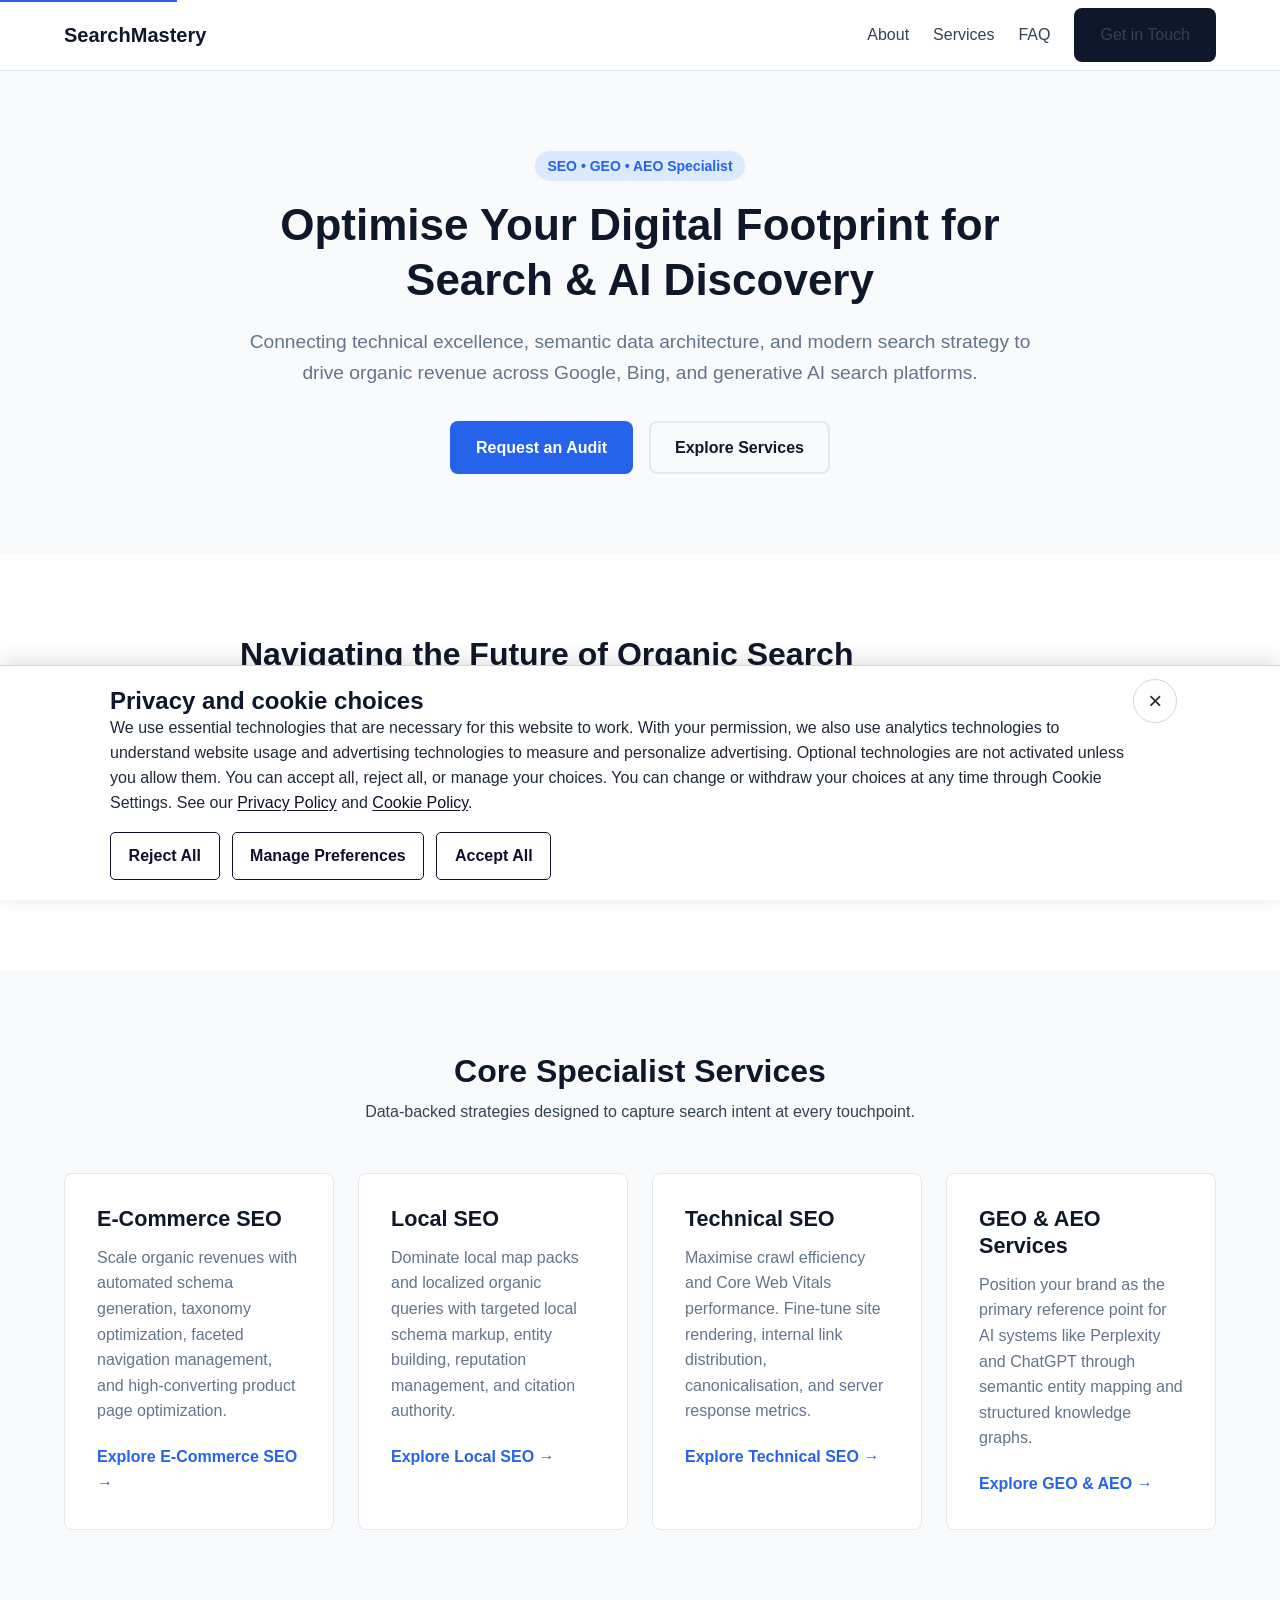
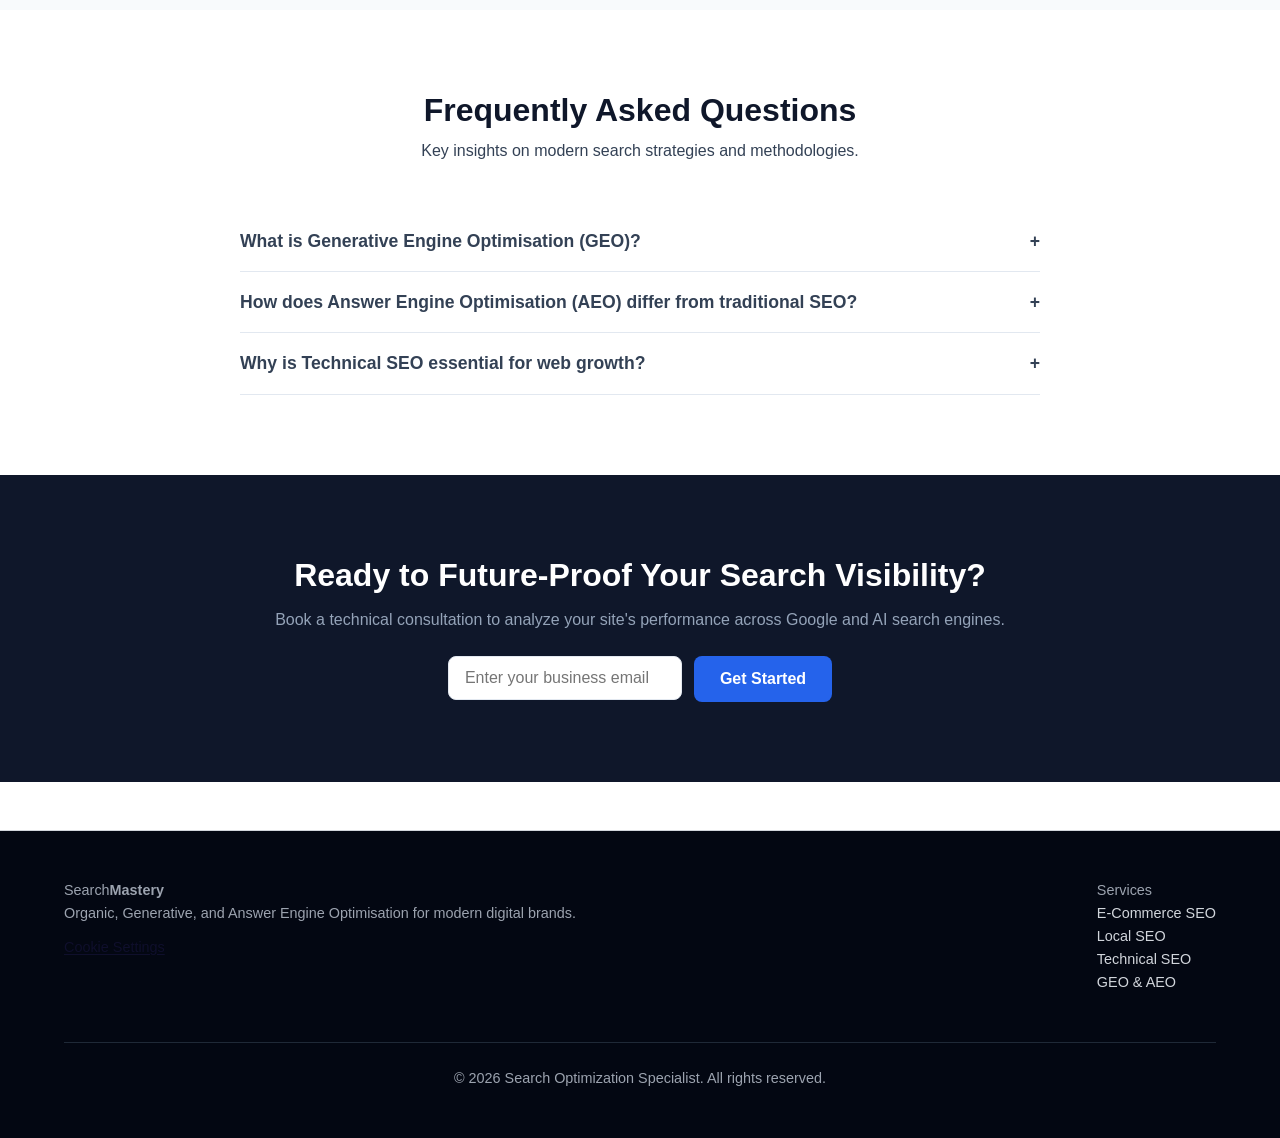
<file: index.html>
<!DOCTYPE html>
<html lang="en-GB">
<head>
  <meta charset="UTF-8">
  <meta name="viewport" content="width=device-width, initial-scale=1.0">
  <script>
    window.dataLayer = window.dataLayer || [];
    function gtag(){dataLayer.push(arguments);}

    gtag('consent', 'default', {
      analytics_storage: 'denied',
      ad_storage: 'denied',
      ad_user_data: 'denied',
      ad_personalization: 'denied',
      functionality_storage: 'denied',
      personalization_storage: 'denied',
      security_storage: 'granted',
      wait_for_update: 1000
    });
  </script>
  <link rel="stylesheet" href="CSS-1-improved.css">
  <script defer src="Javascript-Logic-improved-v2.js"></script>
  <title>SEO, GEO &amp; AEO Specialist | Organic Search &amp; AI Search Optimisation</title>
  <meta name="description" content="Expert Organic Search, Generative Engine Optimisation (GEO), and Answer Engine Optimisation (AEO) services to help brands rank across Google and AI search engines.">
  <meta name="robots" content="noindex, follow">
  <link rel="canonical" href="https://ramkdulal.com.np/">

  <!-- Open Graph / Social Media -->
  <meta property="og:type" content="website">
  <meta property="og:title" content="SEO, GEO &amp; AEO Specialist | Organic Search Consultants">
  <meta property="og:description" content="Drive growth across modern search engines and AI discovery platforms with performance-driven SEO, GEO, and technical strategies.">
  <meta property="og:url" content="">
  <meta property="og:image" content="/assets/og-image.jpg">

  <!-- Resource Hints & Styles -->
  <link rel="stylesheet" href="style.css">

  <!-- Structured Data: Structured Schema for GEO, AEO, and Search Engines -->
  <script type="application/ld+json">
  {
    "@context": "https://schema.org",
    "@graph": [
      {
        "@type": "ProfessionalService",
        "@id": "https://example.com/#organization",
        "name": "Search & AI Optimisation Consultancy",
        "url": "https://example.com/",
        "logo": "https://example.com/assets/logo.png",
        "description": "Specialised consulting in Search Engine Optimisation (SEO), Generative Engine Optimisation (GEO), and Answer Engine Optimisation (AEO).",
        "address": {
          "@type": "PostalAddress",
          "addressLocality": "London",
          "addressCountry": "GB"
        },
        "hasOfferCatalog": {
          "@type": "OfferCatalog",
          "name": "Search Services",
          "itemListElement": [
            {
              "@type": "Offer",
              "itemOffered": {
                "@type": "Service",
                "name": "E-Commerce SEO",
                "url": "/ecommerce-seo"
              }
            },
            {
              "@type": "Offer",
              "itemOffered": {
                "@type": "Service",
                "name": "Local SEO",
                "url": "https://example.com/local-seo"
              }
            },
            {
              "@type": "Offer",
              "itemOffered": {
                "@type": "Service",
                "name": "Technical SEO",
                "url": "https://example.com/technical-seo"
              }
            },
            {
              "@type": "Offer",
              "itemOffered": {
                "@type": "Service",
                "name": "Generative Engine Optimisation (GEO)",
                "url": "https://example.com/geo-services"
              }
            }
          ]
        }
      },
      {
        "@type": "FAQPage",
        "@id": "https://example.com/#faq",
        "mainEntity": [
          {
            "@type": "Question",
            "name": "What is Generative Engine Optimisation (GEO)?",
            "acceptedAnswer": {
              "@type": "Answer",
              "text": "Generative Engine Optimisation (GEO) is the practice of structuring and optimizing website content so that AI-powered engines (such as Perplexity, ChatGPT, and Google AI Overviews) accurately extract, cite, and recommend your brand in generated responses."
            }
          },
          {
            "@type": "Question",
            "name": "How does Answer Engine Optimisation (AEO) differ from traditional SEO?",
            "acceptedAnswer": {
              "@type": "Answer",
              "text": "Traditional SEO targets ranking web pages on traditional search engine results pages (SERPs). AEO focuses on providing direct, structured, authoritative answers to specific natural language queries, enabling inclusion in voice search, featured snippets, and conversational search tools."
            }
          },
          {
            "@type": "Question",
            "name": "Why is Technical SEO essential for modern web applications?",
            "acceptedAnswer": {
              "@type": "Answer",
              "text": "Technical SEO ensures that search crawlers and AI bots can efficiently discover, parse, render, and index your website. Optimising Core Web Vitals, site architecture, rendering strategies, and semantic data ensures maximum visibility."
            }
          }
        ]
      }
    ]
  }
  </script>
  <script src="analytics.js" defer></script>
</head>
<body>

  <!-- Skip Link for Accessibility -->
  <a href="#main-content" class="skip-link">Skip to main content</a>

  <!-- Header Section -->
  <header class="site-header">
    <div class="container header-container">
      <a href="/" class="brand-logo" aria-label="Home page">
        <span class="logo-text">Search<strong>Mastery</strong></span>
      </a>
      
      <button class="nav-toggle" aria-expanded="false" aria-controls="primary-navigation" aria-label="Toggle navigation menu">
        <span class="hamburger"></span>
      </button>

      <nav id="primary-navigation" class="site-nav" aria-label="Main Navigation">
        <ul class="nav-list">
          <li><a href="/about.html" class="nav-link">About</a></li>
          <li><a href="#services" class="nav-link">Services</a></li>
          <li><a href="#faq" class="nav-link">FAQ</a></li>
          <li><a href="#contact" class="nav-link btn btn-secondary">Get in Touch</a></li>
        </ul>
      </nav>
    </div>
  </header>

  <!-- Main Content Landmark -->
  <main id="main-content">

    <!-- Hero Section -->
    <section class="hero-section" aria-labelledby="hero-heading">
      <div class="container hero-container">
        <div class="hero-content">
          <span class="badge">SEO • GEO • AEO Specialist</span>
          <h1 id="hero-heading">Optimise Your Digital Footprint for Search &amp; AI Discovery</h1>
          <p class="hero-subheading">
            Connecting technical excellence, semantic data architecture, and modern search strategy to drive organic revenue across Google, Bing, and generative AI search platforms.
          </p>
          <div class="hero-ctas">
            <a href="/index.html#contact" class="btn btn-primary">Request an Audit</a>
            <a href="/index.html#services" class="btn btn-outline">Explore Services</a>
          </div>
        </div>
      </div>
    </section>

    <!-- About Me Section -->
    <section id="about" class="about-section" aria-labelledby="about-heading">
      <div class="container about-container">
        <div class="about-text">
          <h2 id="about-heading">Navigating the Future of Organic Search</h2>
          <p>
            Search is no longer confined to ten blue links. Modern search behaviour spans conversational assistants, direct answer engines, and AI synthesisers alongside traditional search crawlers.
          </p>
          <p>
            As a specialist in <strong>Technical SEO</strong>, <strong>Generative Engine Optimisation (GEO)</strong>, and <strong>Answer Engine Optimisation (AEO)</strong>, I engineer web architectures that communicate clearly with both algorithms and human users. From scaling e-commerce platforms to capturing local dominance, my methodologies deliver long-term visibility and measurable ROI.
          </p>
        </div>
      </div>
    </section>

    <!-- Services Section -->
    <section id="services" class="services-section" aria-labelledby="services-heading">
      <div class="container">
        <div class="section-header">
          <h2 id="services-heading">Core Specialist Services</h2>
          <p>Data-backed strategies designed to capture search intent at every touchpoint.</p>
        </div>

        <div class="services-grid">
          
          <!-- E-Commerce SEO -->
          <article class="service-card">
            <div class="card-body">
              <h3 class="card-title"><a href="https://ecommerce-seo">E-Commerce SEO</a></h3>
              <p class="card-text">
                Scale organic revenues with automated schema generation, taxonomy optimization, faceted navigation management, and high-converting product page optimization.
              </p>
              <a href="/ecommerce-seo" class="card-link" aria-label="Learn more about E-Commerce SEO">Explore E-Commerce SEO &rarr;</a>
            </div>
          </article>

          <!-- Local SEO -->
          <article class="service-card">
            <div class="card-body">
              <h3 class="card-title"><a href="/local-seo">Local SEO</a></h3>
              <p class="card-text">
                Dominate local map packs and localized organic queries with targeted local schema markup, entity building, reputation management, and citation authority.
              </p>
              <a href="/local-seo" class="card-link" aria-label="Learn more about Local SEO">Explore Local SEO &rarr;</a>
            </div>
          </article>

          <!-- Technical SEO -->
          <article class="service-card">
            <div class="card-body">
              <h3 class="card-title"><a href="/technical-seo">Technical SEO</a></h3>
              <p class="card-text">
                Maximise crawl efficiency and Core Web Vitals performance. Fine-tune site rendering, internal link distribution, canonicalisation, and server response metrics.
              </p>
              <a href="/technical-seo" class="card-link" aria-label="Learn more about Technical SEO">Explore Technical SEO &rarr;</a>
            </div>
          </article>

          <!-- GEO & AEO -->
          <article class="service-card">
            <div class="card-body">
              <h3 class="card-title"><a href="/geo-aeo-seo">GEO &amp; AEO Services</a></h3>
              <p class="card-text">
                Position your brand as the primary reference point for AI systems like Perplexity and ChatGPT through semantic entity mapping and structured knowledge graphs.
              </p>
              <a href="/geo-aeo-seo" class="card-link" aria-label="Learn more about GEO and AEO Services">Explore GEO &amp; AEO &rarr;</a>
            </div>
          </article>

        </div>
      </div>
    </section>

    <!-- FAQ Section -->
    <section id="faq" class="faq-section" aria-labelledby="faq-heading">
      <div class="container">
        <div class="section-header">
          <h2 id="faq-heading">Frequently Asked Questions</h2>
          <p>Key insights on modern search strategies and methodologies.</p>
        </div>

        <div class="faq-accordion">
          
          <details class="faq-item">
            <summary class="faq-question">
              <span>What is Generative Engine Optimisation (GEO)?</span>
              <span class="icon" aria-hidden="true">+</span>
            </summary>
            <div class="faq-answer">
              <p>
                Generative Engine Optimisation (GEO) is the strategy of structuring web content so that AI generative engines (such as Google AI Overviews, Perplexity, and ChatGPT) easily extract, credit, and cite your content within synthesized answer summaries.
              </p>
            </div>
          </details>

          <details class="faq-item">
            <summary class="faq-question">
              <span>How does Answer Engine Optimisation (AEO) differ from traditional SEO?</span>
              <span class="icon" aria-hidden="true">+</span>
            </summary>
            <div class="faq-answer">
              <p>
                While traditional SEO focuses on driving clicks from ranked listings on search results pages, AEO aims to directly satisfy natural language queries through structured data, precise entity definitions, and succinct answer blocks ideal for AI assistants and voice search.
              </p>
            </div>
          </details>

          <details class="faq-item">
            <summary class="faq-question">
              <span>Why is Technical SEO essential for web growth?</span>
              <span class="icon" aria-hidden="true">+</span>
            </summary>
            <div class="faq-answer">
              <p>
                Without a solid technical foundation, search engine bots struggle to crawl, render, and index your pages effectively. Optimising JavaScript rendering, Core Web Vitals, site speed, and architectural hierarchy guarantees maximum search visibility.
              </p>
            </div>
          </details>

        </div>
      </div>
    </section>

    <!-- Call to Action Section -->
    <section id="contact" class="cta-section" aria-labelledby="cta-heading">
      <div class="container cta-container">
        <h2 id="cta-heading">Ready to Future-Proof Your Search Visibility?</h2>
        <p>Book a technical consultation to analyze your site's performance across Google and AI search engines.</p>
        <form class="cta-form" action="/contact" method="POST">
          <div class="form-group">
            <label for="user-email" class="visually-hidden">Email Address</label>
            <input type="email" id="user-email" name="email" placeholder="Enter your business email" required>
          </div>
          <button type="submit" class="btn btn-primary">Get Started</button>
        </form>
      </div>
    </section>

  </main>

  <!-- Footer Section -->
  <footer class="site-footer">
    <div class="container footer-container">
      <div class="footer-brand">
        <span class="logo-text">Search<strong>Mastery</strong></span>
        <p>Organic, Generative, and Answer Engine Optimisation for modern digital brands.</p>
        <button type="button" id="consent-settings-link" class="consent-settings-link" aria-haspopup="dialog">
          Cookie Settings
        </button>
      </div>
      <div class="footer-links">
        <p class="footer-heading">Services</p>
        <ul>
          <li><a href="/ecommerce-seo">E-Commerce SEO</a></li>
          <li><a href="/local-seo">Local SEO</a></li>
          <li><a href="/technical-seo">Technical SEO</a></li>
          <li><a href="/geo-aeo-seo">GEO &amp; AEO</a></li>
        </ul>
      </div>
      <div class="footer-bottom">
        <p>&copy; 2026 Search Optimization Specialist. All rights reserved.</p>
      </div>
    </div>
  </footer>

  <script src="script.js" defer></script>
  <!-- Consent banner -->
  <section id="consent-banner" class="consent-banner" hidden role="dialog" aria-modal="false" aria-labelledby="consent-banner-title" aria-describedby="consent-banner-description"><div class="consent-banner__content"><button id="consent-banner-close" class="consent-close" type="button" aria-label="Close cookie consent banner without accepting optional cookies" title="Close"><span aria-hidden="true">&times;</span></button><h2 id="consent-banner-title">Privacy and cookie choices</h2><p id="consent-banner-description" class="consent-banner__text">We use essential technologies that are necessary for this website to work. With your permission, we also use analytics technologies to understand website usage and advertising technologies to measure and personalize advertising. Optional technologies are not activated unless you allow them. You can accept all, reject all, or manage your choices. You can change or withdraw your choices at any time through Cookie Settings. See our <a href="/privacy-policy">Privacy Policy</a> and <a href="/cookie-policy">Cookie Policy</a>.</p><div class="consent-banner__actions" aria-label="Consent choices"><button id="consent-reject-all" class="consent-btn" type="button">Reject All</button><button id="consent-manage" class="consent-btn" type="button">Manage Preferences</button><button id="consent-accept-all" class="consent-btn consent-btn" type="button">Accept All</button></div></div></section>
  <!-- Consent preference center -->
  <section id="consent-modal" class="consent-modal" hidden role="dialog" aria-modal="true" aria-labelledby="consent-modal-title" aria-describedby="consent-modal-description"><div id="consent-modal-content" class="consent-modal__content" tabindex="-1"><button id="consent-modal-close" class="consent-close" type="button" aria-label="Close cookie settings without saving changes" title="Close"><span aria-hidden="true">&times;</span></button><h2 id="consent-modal-title">Manage your privacy choices</h2><p id="consent-modal-description" class="consent-modal__text">Choose which optional technologies you allow. Essential technologies are always active because they are necessary for the website to provide the service you requested. Your choices are stored so we can remember them. You can return to this panel at any time to change or withdraw consent.</p><div class="consent-category"><div class="consent-category__header"><span class="consent-category__title">Essential</span><span class="consent-toggle--locked">Always on</span></div><p>Required for core website operation, security, and features you explicitly request. These technologies do not require optional analytics or advertising consent.</p></div><div class="consent-category"><div class="consent-category__header"><label class="consent-category__title" for="toggle-analytics">Analytics</label><span class="consent-toggle-wrap"><input type="checkbox" id="toggle-analytics" class="consent-toggle" value="analytics" aria-describedby="analytics-description"><span aria-hidden="true">Allow</span></span></div><p id="analytics-description">Helps us understand how visitors use the website so we can measure performance and improve it. This may use Google Analytics and related measurement technologies.</p></div><div class="consent-category"><div class="consent-category__header"><label class="consent-category__title" for="toggle-advertising">Advertising</label><span class="consent-toggle-wrap"><input type="checkbox" id="toggle-advertising" class="consent-toggle" value="advertising" aria-describedby="advertising-description"><span aria-hidden="true">Allow</span></span></div><p id="advertising-description">Allows advertising, conversion measurement, remarketing, and related technologies where applicable.</p></div><div class="consent-modal__actions"><button id="consent-save-preferences" class="consent-btn consent-btn" type="button">Save Preferences</button><button id="consent-modal-reject" class="consent-btn" type="button">Reject All</button></div></div></section>
</body>
</html>
</file>
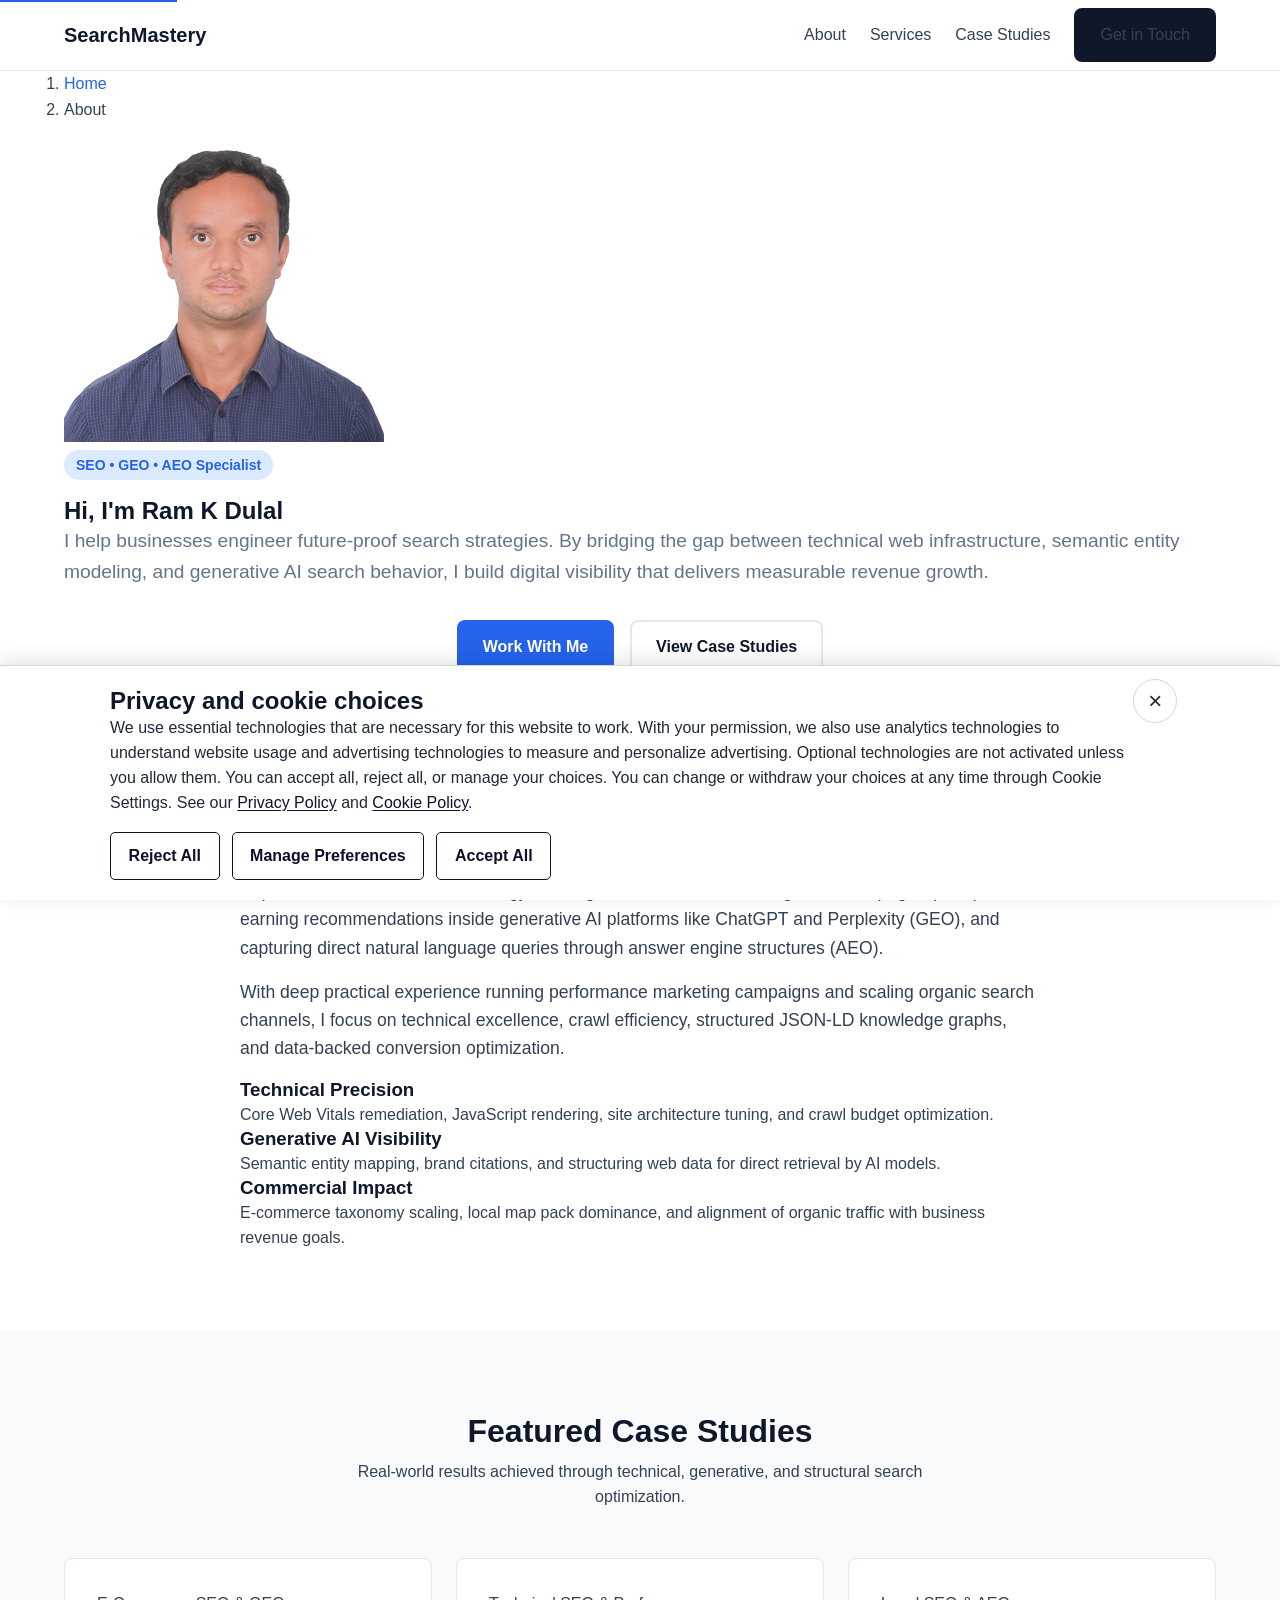
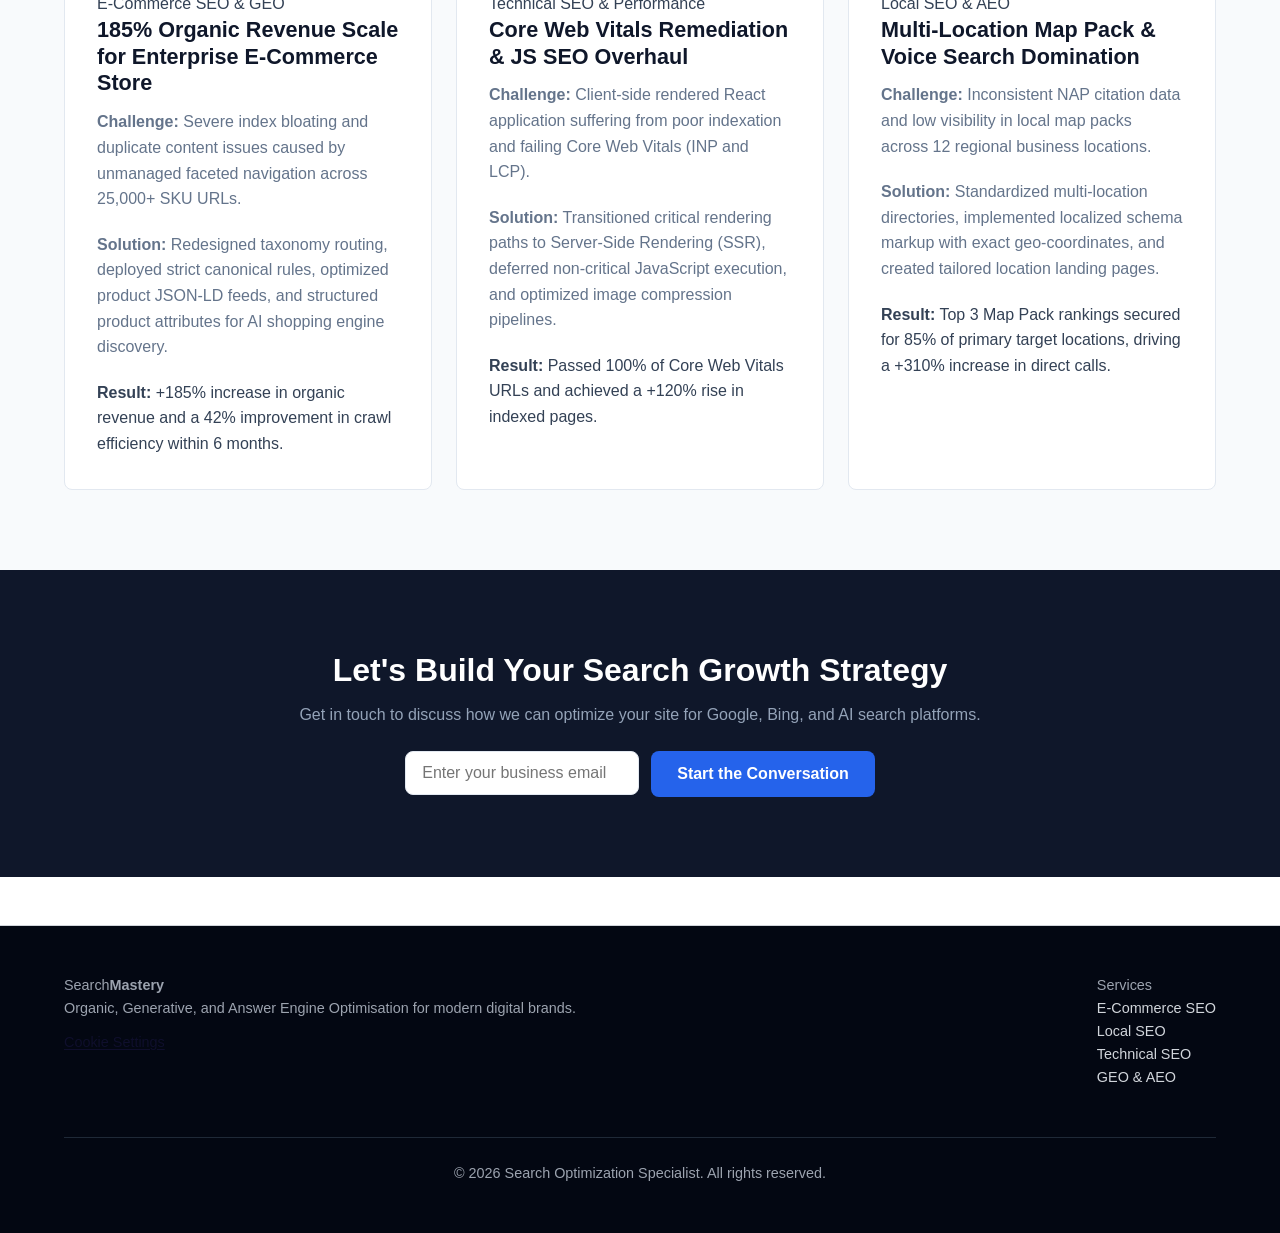
<file: about.html>
<!DOCTYPE html>
<html lang="en-GB">
<head>
  <meta charset="UTF-8">
  <meta name="viewport" content="width=device-width, initial-scale=1.0">
  <script>
    window.dataLayer = window.dataLayer || [];
    function gtag(){dataLayer.push(arguments);}

    gtag('consent', 'default', {
      analytics_storage: 'denied',
      ad_storage: 'denied',
      ad_user_data: 'denied',
      ad_personalization: 'denied',
      functionality_storage: 'denied',
      personalization_storage: 'denied',
      security_storage: 'granted',
      wait_for_update: 1000
    });
  </script>
  <link rel="stylesheet" href="CSS-1-improved.css">
  <script defer src="Javascript-Logic-improved-v2.js"></script>
  <title>About Ram K Dulal | SEO, GEO &amp; AEO Specialist</title>
  <meta name="description" content="Learn more about Ram K Dulal, a specialist in Search Engine Optimisation (SEO), Generative Engine Optimisation (GEO), and Answer Engine Optimisation (AEO) with proven case studies.">
  <meta name="robots" content="index, follow">
  <link rel="canonical" href="https://ramkdulal.com.np/about">

  <!-- Open Graph / Social Media -->
  <meta property="og:type" content="profile">
  <meta property="og:title" content="About Ram K Dulal | SEO, GEO &amp; AEO Specialist">
  <meta property="og:description" content="Discover the expertise, client success stories, and data-backed search strategies of Ram K Dulal.">
  <meta property="og:url" content="https://ramkdulal.com.np/about">
  <meta property="og:image" content="https://ramkdulal.com.np/images/ramkdulal.jpg">

  <!-- Resource Links -->
  <link rel="stylesheet" href="style.css">

  <!-- Structured Data: JSON-LD for Personal Entity Authority (SEO/GEO/AEO) -->
  <script type="application/ld+json">
  {
    "@context": "https://schema.org",
    "@graph": [
      {
        "@type": "Person",
        "@id": "https://ramkdulal.com.np/#person",
        "name": "Ram K Dulal",
        "url": "https://ramkdulal.com.np/",
        "image": "https://ramkdulal.com.np/images/ramkdulal.jpg",
        "jobTitle": "SEO, GEO & AEO Specialist",
        "description": "Specialist in Search Engine Optimisation (SEO), Generative Engine Optimisation (GEO), and Answer Engine Optimisation (AEO), driving organic growth and AI search visibility.",
        "knowsAbout": [
          "Search Engine Optimisation",
          "Generative Engine Optimisation",
          "Answer Engine Optimisation",
          "Technical SEO",
          "E-Commerce SEO",
          "Local SEO",
          "Core Web Vitals",
          "Structured Data & Schema Markup"
        ],
        "sameAs": [
          "https://www.linkedin.com/in/ramkdulal",
          "https://twitter.com/ramkdulal"
        ]
      },
      {
        "@type": "ProfilePage",
        "@id": "https://ramkdulal.com.np/about#webpage",
        "url": "https://ramkdulal.com.np/about",
        "name": "About Ram K Dulal - SEO, GEO & AEO Specialist",
        "mainEntity": {
          "@id": "https://ramkdulal.com.np/#person"
        }
      },
      {
        "@type": "BreadcrumbList",
        "@id": "https://ramkdulal.com.np/about#breadcrumb",
        "itemListElement": [
          {
            "@type": "ListItem",
            "position": 1,
            "name": "Home",
            "item": "https://ramkdulal.com.np/"
          },
          {
            "@type": "ListItem",
            "position": 2,
            "name": "About",
            "item": "https://ramkdulal.com.np/about"
          }
        ]
      }
    ]
  }
  </script>
  <script src="analytics.js" defer></script>
</head>
<body>

  <!-- Skip Link for Accessibility -->
  <a href="#main-content" class="skip-link">Skip to main content</a>

  <!-- Site Header -->
  <header class="site-header">
    <div class="container header-container">
      <a href="/" class="brand-logo" aria-label="Home page">
        <span class="logo-text">Search<strong>Mastery</strong></span>
      </a>
      
      <button class="nav-toggle" aria-expanded="false" aria-controls="primary-navigation" aria-label="Toggle navigation menu">
        <span class="hamburger"></span>
      </button>

      <nav id="primary-navigation" class="site-nav" aria-label="Main Navigation">
        <ul class="nav-list">
          <li><a href="/about" class="nav-link">About</a></li>
          <li><a href="/#services" class="nav-link">Services</a></li>
          <li><a href="#case-studies" class="nav-link">Case Studies</a></li>
          <li><a href="#contact" class="nav-link btn btn-secondary">Get in Touch</a></li>
        </ul>
      </nav>
    </div>
  </header>

  <!-- Main Content -->
  <main id="main-content">

    <!-- Breadcrumb Trail -->
    <div class="container">
      <nav aria-label="Breadcrumb" class="breadcrumb-nav">
        <ol class="breadcrumb-list">
          <li><a href="/">Home</a></li>
          <li aria-current="page">About</li>
        </ol>
      </nav>
    </div>

    <!-- Hero / Profile Intro Section -->
    <section class="about-hero-section" aria-labelledby="about-hero-heading">
      <div class="container about-hero-container">
        <div class="profile-image-wrapper">
          <img src="images/ramkdulal.jpg" alt="Ram K Dulal - SEO, GEO and AEO Specialist" class="profile-image" width="320" height="320" loading="eager">
        </div>
        <div class="profile-text">
          <span class="badge">SEO • GEO • AEO Specialist</span>
          <h1 id="about-hero-heading">Hi, I'm Ram K Dulal</h1>
          <p class="hero-subheading">
            I help businesses engineer future-proof search strategies. By bridging the gap between technical web infrastructure, semantic entity modeling, and generative AI search behavior, I build digital visibility that delivers measurable revenue growth.
          </p>
          <div class="hero-ctas">
            <a href="#contact" class="btn btn-primary">Work With Me</a>
            <a href="#case-studies" class="btn btn-outline">View Case Studies</a>
          </div>
        </div>
      </div>
    </section>

    <!-- Detailed Expertise Section -->
    <section class="about-section" aria-labelledby="expertise-heading">
      <div class="container about-container">
        <div class="about-text">
          <h2 id="expertise-heading">My Approach to Modern Search Engine Performance</h2>
          <p>
            Search is no longer just about optimizing keywords for a single crawler. Today's search ecosystem requires a multi-dimensional strategy: ranking on traditional search engine results pages (SEO), earning recommendations inside generative AI platforms like ChatGPT and Perplexity (GEO), and capturing direct natural language queries through answer engine structures (AEO).
          </p>
          <p>
            With deep practical experience running performance marketing campaigns and scaling organic search channels, I focus on technical excellence, crawl efficiency, structured JSON-LD knowledge graphs, and data-backed conversion optimization.
          </p>
        </div>

        <div class="skills-grid">
          <div class="skill-card">
            <h3>Technical Precision</h3>
            <p>Core Web Vitals remediation, JavaScript rendering, site architecture tuning, and crawl budget optimization.</p>
          </div>
          <div class="skill-card">
            <h3>Generative AI Visibility</h3>
            <p>Semantic entity mapping, brand citations, and structuring web data for direct retrieval by AI models.</p>
          </div>
          <div class="skill-card">
            <h3>Commercial Impact</h3>
            <p>E-commerce taxonomy scaling, local map pack dominance, and alignment of organic traffic with business revenue goals.</p>
          </div>
        </div>
      </div>
    </section>

    <!-- Case Studies Section -->
    <section id="case-studies" class="services-section" aria-labelledby="case-studies-heading">
      <div class="container">
        <div class="section-header">
          <h2 id="case-studies-heading">Featured Case Studies</h2>
          <p>Real-world results achieved through technical, generative, and structural search optimization.</p>
        </div>

        <div class="services-grid">
          
          <!-- Case Study 1 -->
          <article class="service-card case-study-card">
            <div class="card-body">
              <span class="case-tag">E-Commerce SEO &amp; GEO</span>
              <h3 class="card-title">185% Organic Revenue Scale for Enterprise E-Commerce Store</h3>
              <p class="card-text">
                <strong>Challenge:</strong> Severe index bloating and duplicate content issues caused by unmanaged faceted navigation across 25,000+ SKU URLs.
              </p>
              <p class="card-text">
                <strong>Solution:</strong> Redesigned taxonomy routing, deployed strict canonical rules, optimized product JSON-LD feeds, and structured product attributes for AI shopping engine discovery.
              </p>
              <div class="case-metric">
                <strong>Result:</strong> +185% increase in organic revenue and a 42% improvement in crawl efficiency within 6 months.
              </div>
            </div>
          </article>

          <!-- Case Study 2 -->
          <article class="service-card case-study-card">
            <div class="card-body">
              <span class="case-tag">Technical SEO &amp; Performance</span>
              <h3 class="card-title">Core Web Vitals Remediation &amp; JS SEO Overhaul</h3>
              <p class="card-text">
                <strong>Challenge:</strong> Client-side rendered React application suffering from poor indexation and failing Core Web Vitals (INP and LCP).
              </p>
              <p class="card-text">
                <strong>Solution:</strong> Transitioned critical rendering paths to Server-Side Rendering (SSR), deferred non-critical JavaScript execution, and optimized image compression pipelines.
              </p>
              <div class="case-metric">
                <strong>Result:</strong> Passed 100% of Core Web Vitals URLs and achieved a +120% rise in indexed pages.
              </div>
            </div>
          </article>

          <!-- Case Study 3 -->
          <article class="service-card case-study-card">
            <div class="card-body">
              <span class="case-tag">Local SEO &amp; AEO</span>
              <h3 class="card-title">Multi-Location Map Pack &amp; Voice Search Domination</h3>
              <p class="card-text">
                <strong>Challenge:</strong> Inconsistent NAP citation data and low visibility in local map packs across 12 regional business locations.
              </p>
              <p class="card-text">
                <strong>Solution:</strong> Standardized multi-location directories, implemented localized schema markup with exact geo-coordinates, and created tailored location landing pages.
              </p>
              <div class="case-metric">
                <strong>Result:</strong> Top 3 Map Pack rankings secured for 85% of primary target locations, driving a +310% increase in direct calls.
              </div>
            </div>
          </article>

        </div>
      </div>
    </section>

    <!-- Call to Action Section -->
    <section id="contact" class="cta-section" aria-labelledby="cta-heading">
      <div class="container cta-container">
        <h2 id="cta-heading">Let's Build Your Search Growth Strategy</h2>
        <p>Get in touch to discuss how we can optimize your site for Google, Bing, and AI search platforms.</p>
        <form class="cta-form" action="/contact" method="POST">
          <div class="form-group">
            <label for="user-email" class="visually-hidden">Email Address</label>
            <input type="email" id="user-email" name="email" placeholder="Enter your business email" required>
          </div>
          <button type="submit" class="btn btn-primary">Start the Conversation</button>
        </form>
      </div>
    </section>

  </main>

  <!-- Footer Section -->
  <footer class="site-footer">
    <div class="container footer-container">
      <div class="footer-brand">
        <span class="logo-text">Search<strong>Mastery</strong></span>
        <p>Organic, Generative, and Answer Engine Optimisation for modern digital brands.</p>
        <button type="button" id="consent-settings-link" class="consent-settings-link" aria-haspopup="dialog">
          Cookie Settings
        </button>
      </div>
      <div class="footer-links">
        <p class="footer-heading">Services</p>
        <ul>
          <li><a href="/ecommerce-seo">E-Commerce SEO</a></li>
          <li><a href="/local-seo">Local SEO</a></li>
          <li><a href="/technical-seo">Technical SEO</a></li>
          <li><a href="/geo-aeo-seo">GEO &amp; AEO</a></li>
        </ul>
      </div>
      <div class="footer-bottom">
        <p>&copy; 2026 Search Optimization Specialist. All rights reserved.</p>
      </div>
    </div>
  </footer>

  <script src="script.js" defer></script>
  <!-- Consent banner -->
  <section id="consent-banner" class="consent-banner" hidden role="dialog" aria-modal="false" aria-labelledby="consent-banner-title" aria-describedby="consent-banner-description">
    <div class="consent-banner__content">
      <button id="consent-banner-close" class="consent-close" type="button" aria-label="Close cookie consent banner without accepting optional cookies" title="Close"><span aria-hidden="true">&times;</span></button>
      <h2 id="consent-banner-title">Privacy and cookie choices</h2>
      <p id="consent-banner-description" class="consent-banner__text">We use essential technologies that are necessary for this website to work. With your permission, we also use analytics technologies to understand website usage and advertising technologies to measure and personalize advertising. Optional technologies are not activated unless you allow them. You can accept all, reject all, or manage your choices. You can change or withdraw your choices at any time through Cookie Settings. See our <a href="/privacy-policy">Privacy Policy</a> and <a href="/cookie-policy">Cookie Policy</a>.</p>
      <div class="consent-banner__actions" aria-label="Consent choices">
        <button id="consent-reject-all" class="consent-btn" type="button">Reject All</button>
        <button id="consent-manage" class="consent-btn" type="button">Manage Preferences</button>
        <button id="consent-accept-all" class="consent-btn consent-btn" type="button">Accept All</button>
      </div>
    </div>
  </section>

  <!-- Consent preference center -->
  <section id="consent-modal" class="consent-modal" hidden role="dialog" aria-modal="true" aria-labelledby="consent-modal-title" aria-describedby="consent-modal-description">
    <div id="consent-modal-content" class="consent-modal__content" tabindex="-1">
      <button id="consent-modal-close" class="consent-close" type="button" aria-label="Close cookie settings without saving changes" title="Close"><span aria-hidden="true">&times;</span></button>
      <h2 id="consent-modal-title">Manage your privacy choices</h2>
      <p id="consent-modal-description" class="consent-modal__text">Choose which optional technologies you allow. Essential technologies are always active because they are necessary for the website to provide the service you requested. Your choices are stored so we can remember them. You can return to this panel at any time to change or withdraw consent.</p>
      <div class="consent-category">
        <div class="consent-category__header"><span class="consent-category__title">Essential</span><span class="consent-toggle--locked">Always on</span></div>
        <p>Required for core website operation, security, and features you explicitly request. These technologies do not require optional analytics or advertising consent.</p>
      </div>
      <div class="consent-category">
        <div class="consent-category__header"><label class="consent-category__title" for="toggle-analytics">Analytics</label><span class="consent-toggle-wrap"><input type="checkbox" id="toggle-analytics" class="consent-toggle" value="analytics" aria-describedby="analytics-description"><span aria-hidden="true">Allow</span></span></div>
        <p id="analytics-description">Helps us understand how visitors use the website so we can measure performance and improve it. This may use Google Analytics and related measurement technologies.</p>
      </div>
      <div class="consent-category">
        <div class="consent-category__header"><label class="consent-category__title" for="toggle-advertising">Advertising</label><span class="consent-toggle-wrap"><input type="checkbox" id="toggle-advertising" class="consent-toggle" value="advertising" aria-describedby="advertising-description"><span aria-hidden="true">Allow</span></span></div>
        <p id="advertising-description">Allows advertising, conversion measurement, remarketing, and related technologies where applicable.</p>
      </div>
      <div class="consent-modal__actions"><button id="consent-save-preferences" class="consent-btn consent-btn" type="button">Save Preferences</button><button id="consent-modal-reject" class="consent-btn" type="button">Reject All</button></div>
    </div>
  </section>
</body>
</html>
</file>
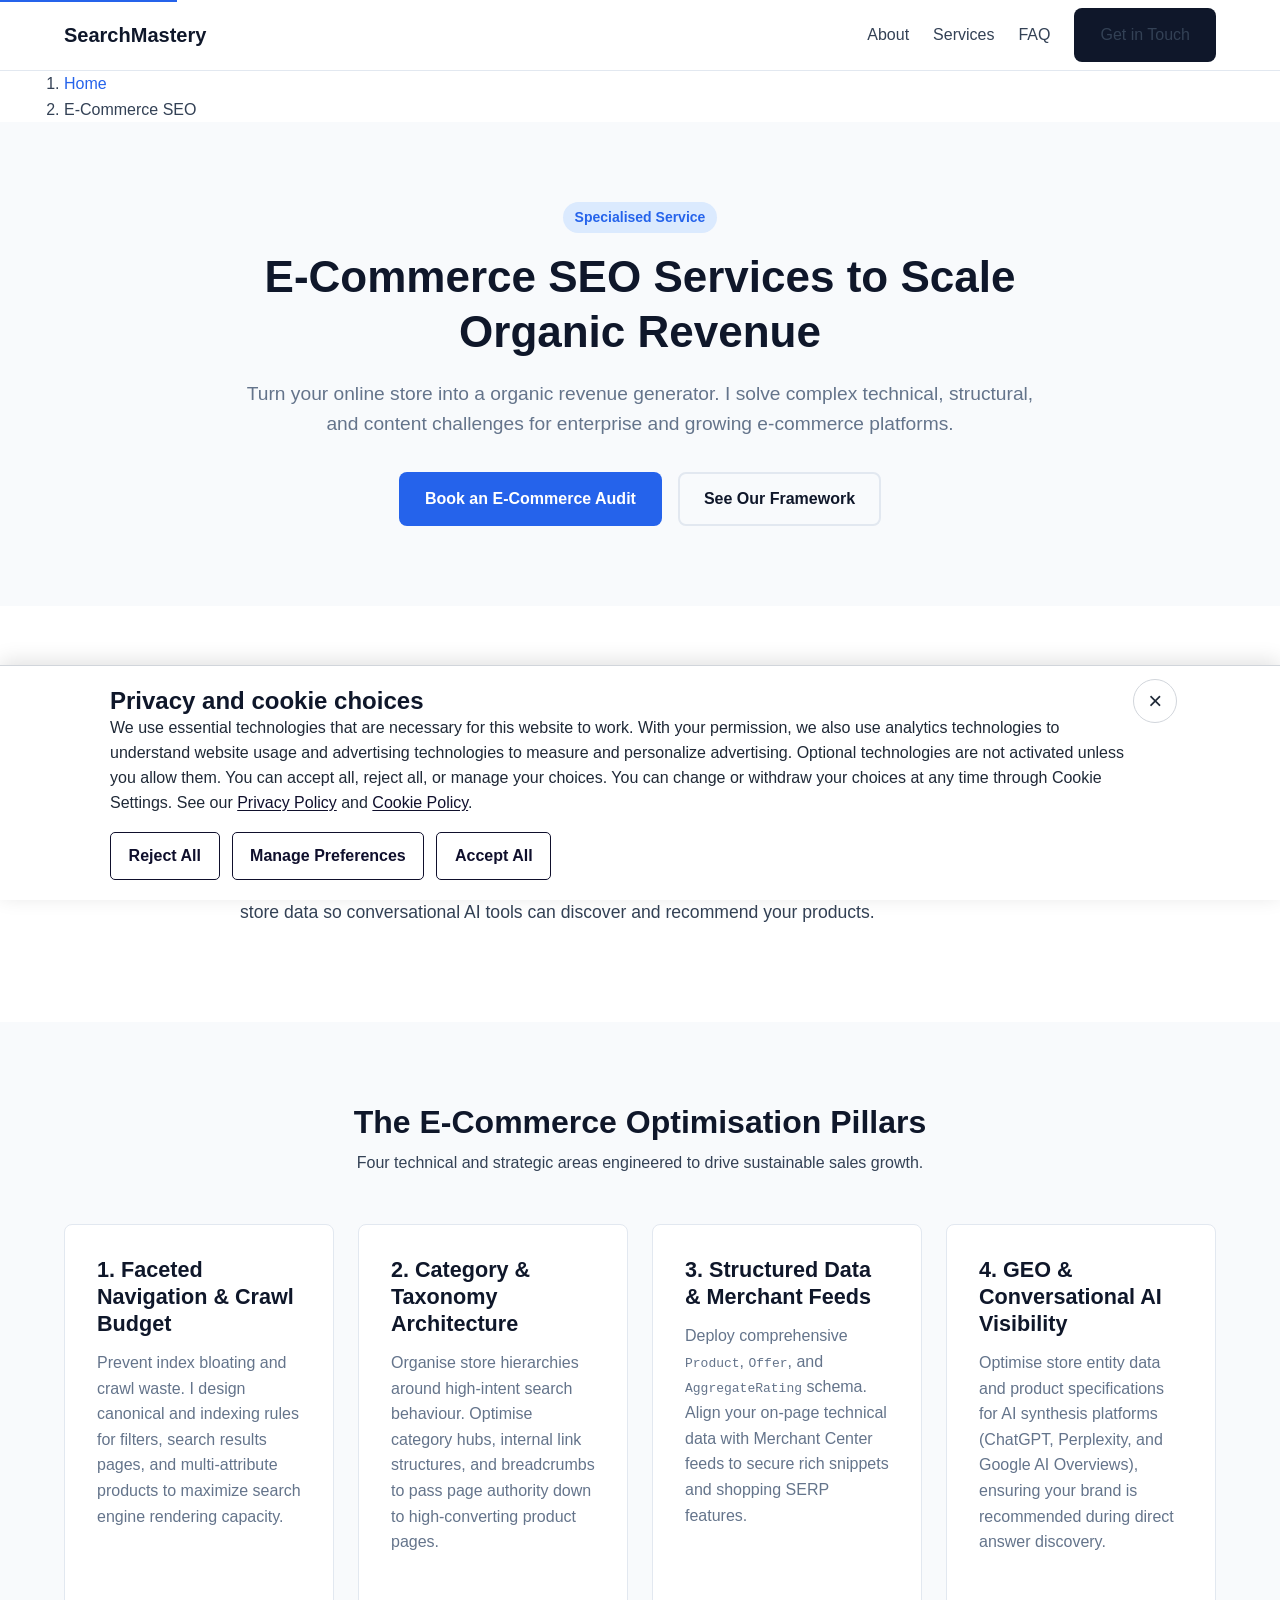
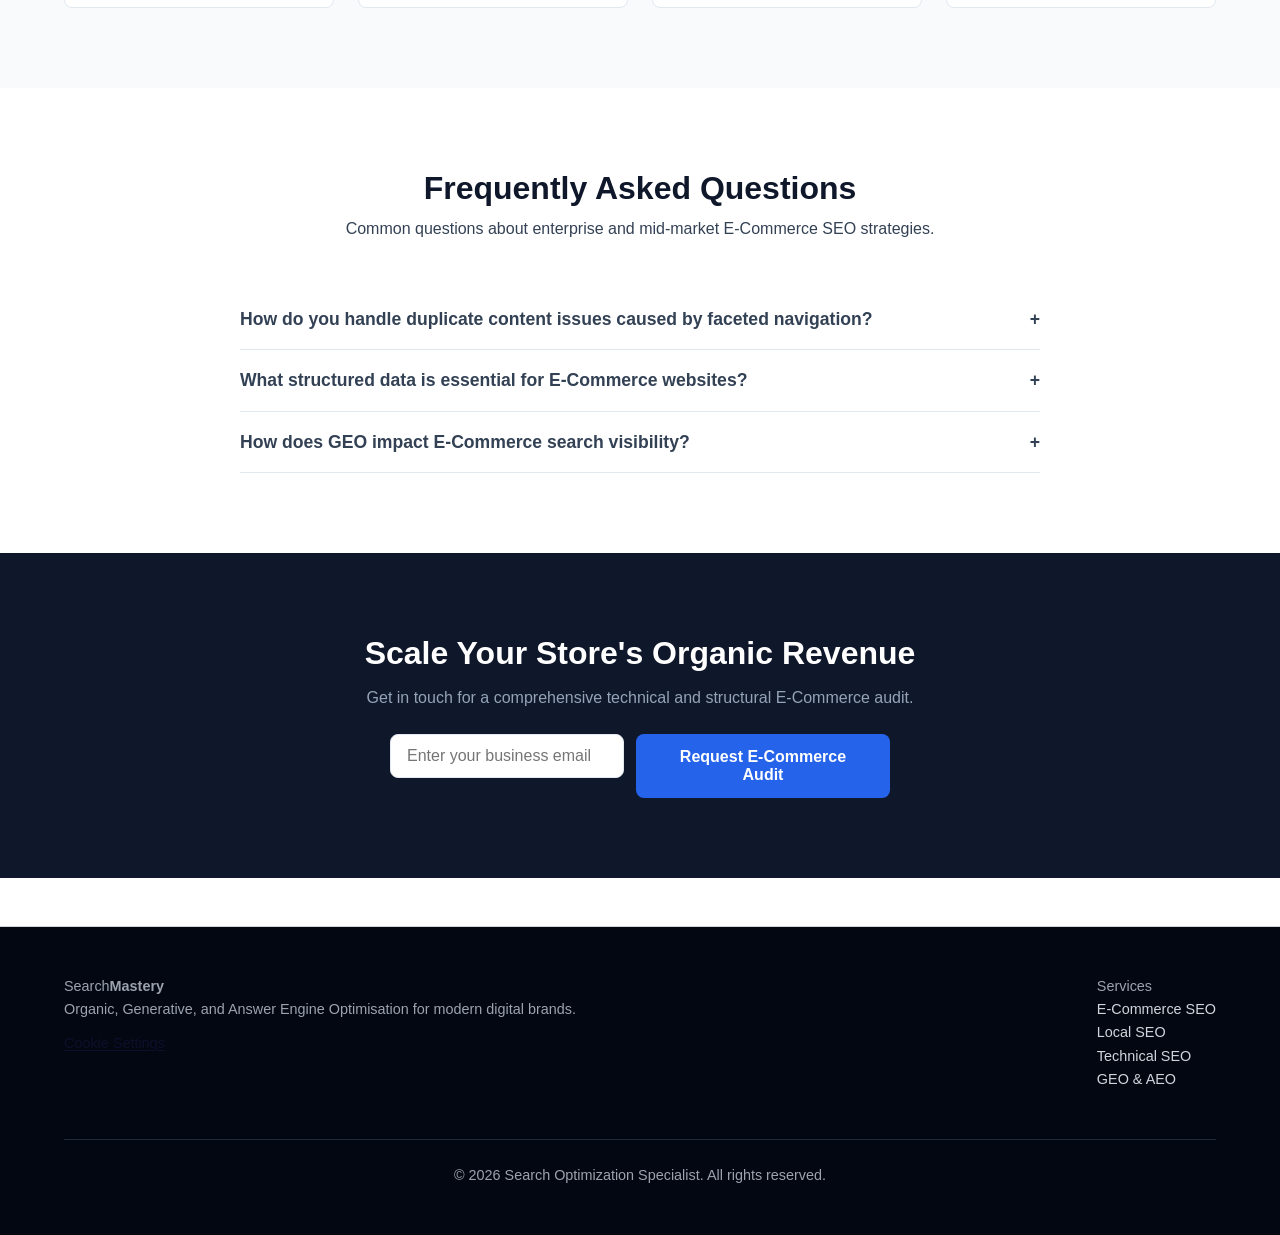
<file: ecommerce-seo.html>
<!DOCTYPE html>
<html lang="en-GB">
<head>
  <meta charset="UTF-8">
  <meta name="viewport" content="width=device-width, initial-scale=1.0">
  <script>
    window.dataLayer = window.dataLayer || [];
    function gtag(){dataLayer.push(arguments);}

    gtag('consent', 'default', {
      analytics_storage: 'denied',
      ad_storage: 'denied',
      ad_user_data: 'denied',
      ad_personalization: 'denied',
      functionality_storage: 'denied',
      personalization_storage: 'denied',
      security_storage: 'granted',
      wait_for_update: 1000
    });
  </script>
  <link rel="stylesheet" href="CSS-1-improved.css">
  <script defer src="Javascript-Logic-improved-v2.js"></script>
  <title>E-Commerce SEO Services | Scale Online Store Revenue &amp; Organic Rankings</title>
  <meta name="description" content="Data-driven E-Commerce SEO services. Optimise category taxonomy, product schema markup, faceted navigation, and Core Web Vitals to increase revenue across search and AI engines.">
  <meta name="robots" content="index, follow">
  <link rel="canonical" href="/ecommerce-seo">

  <!-- Open Graph / Social Media -->
  <meta property="og:type" content="article">
  <meta property="og:title" content="E-Commerce SEO Services | Scale Store Traffic &amp; Sales">
  <meta property="og:description" content="Technical, structural, and content-driven E-Commerce SEO strategies designed to capture high-intent commercial traffic and improve conversion rates.">
  <meta property="og:url" content="/ecommerce-seo">
  <meta property="og:image" content="/assets/ecommerce-seo-og.jpg">

  <!-- Resource Links -->
  <link rel="stylesheet" href="style.css">

  <!-- Structured Data: JSON-LD for Search, GEO, and AEO Engine Optimisation -->
  <script type="application/ld+json">
  {
    "@context": "https://schema.org",
    "@graph": [
      {
        "@type": "Service",
        "@id": "/ecommerce-seo#service",
        "name": "E-Commerce SEO Consultancy & Services",
        "serviceType": "E-Commerce Search Engine Optimisation",
        "provider": {
          "@type": "Person",
          "name": "Ram K Dulal",
          "url": "/"
        },
        "description": "Specialised E-Commerce SEO consulting covering faceted navigation control, schema deployment, category structure, product page optimisation, and crawl budget management.",
        "areaServed": "Worldwide",
        "hasOfferCatalog": {
          "@type": "OfferCatalog",
          "name": "E-Commerce Optimisation Modules",
          "itemListElement": [
            {
              "@type": "Offer",
              "itemOffered": {
                "@type": "Service",
                "name": "Faceted Navigation & Indexation Control"
              }
            },
            {
              "@type": "Offer",
              "itemOffered": {
                "@type": "Service",
                "name": "E-Commerce Product & Merchant Center Schema Markup"
              }
            },
            {
              "@type": "Offer",
              "itemOffered": {
                "@type": "Service",
                "name": "Category Taxonomy Architecture"
              }
            }
          ]
        }
      },
      {
        "@type": "BreadcrumbList",
        "@id": "/ecommerce-seo#breadcrumb",
        "itemListElement": [
          {
            "@type": "ListItem",
            "position": 1,
            "name": "Home",
            "item": "/"
          },
          {
            "@type": "ListItem",
            "position": 2,
            "name": "E-Commerce SEO",
            "item": "/ecommerce-seo"
          }
        ]
      },
      {
        "@type": "FAQPage",
        "@id": "/ecommerce-seo#faq",
        "mainEntity": [
          {
            "@type": "Question",
            "name": "How do you handle duplicate content issues caused by faceted navigation?",
            "acceptedAnswer": {
              "@type": "Answer",
              "text": "Faceted navigation is managed using precise canonicalisation, robots directive tuning, parameter handling in Google Search Console, or AJAX-based rendering to prevent crawl waste and canonical dilution across thousands of filter variations."
            }
          },
          {
            "@type": "Question",
            "name": "What structured data is essential for E-Commerce websites?",
            "acceptedAnswer": {
              "@type": "Answer",
              "text": "Essential schema markup includes Product, Offer, AggregateRating, Review, MerchantReturnPolicy, and ShippingDetails structured data. This helps Google display rich snippets and list products accurately in Google Shopping and AI answer engines."
            }
          },
          {
            "@type": "Question",
            "name": "How does GEO impact E-Commerce search visibility?",
            "acceptedAnswer": {
              "@type": "Answer",
              "text": "Generative Engine Optimisation (GEO) ensures your product data and store authority are properly indexed by AI platforms like Perplexity and ChatGPT, allowing conversational search engines to cite and recommend your store during natural language product queries."
            }
          }
        ]
      }
    ]
  }
  </script>
  <script src="analytics.js" defer></script>
</head>
<body>

  <!-- Skip Link for Accessibility -->
  <a href="#main-content" class="skip-link">Skip to main content</a>

  <!-- Site Header -->
  <header class="site-header">
    <div class="container header-container">
      <a href="/index.html" class="brand-logo" aria-label="Home page">
        <span class="logo-text">Search<strong>Mastery</strong></span>
      </a>
      
      <button class="nav-toggle" aria-expanded="false" aria-controls="primary-navigation" aria-label="Toggle navigation menu">
        <span class="hamburger"></span>
      </button>

      <nav id="primary-navigation" class="site-nav" aria-label="Main Navigation">
        <ul class="nav-list">
          <li><a href="/about.html" class="nav-link">About</a></li>
          <li><a href="/index.html#services" class="nav-link">Services</a></li>
          <li><a href="/index.html#faq" class="nav-link">FAQ</a></li>
          <li><a href="/index.html#contact" class="nav-link btn btn-secondary">Get in Touch</a></li>
        </ul>
      </nav>
    </div>
  </header>

  <!-- Main Content -->
  <main id="main-content">

    <!-- Breadcrumb Trail -->
    <div class="container">
      <nav aria-label="Breadcrumb" class="breadcrumb-nav">
        <ol class="breadcrumb-list">
          <li><a href="/index.html">Home</a></li>
          <li aria-current="page">E-Commerce SEO</li>
        </ol>
      </nav>
    </div>

    <!-- Service Hero Section -->
    <section class="hero-section" aria-labelledby="service-hero-heading">
      <div class="container hero-container">
        <div class="hero-content">
          <span class="badge">Specialised Service</span>
          <h1 id="service-hero-heading">E-Commerce SEO Services to Scale Organic Revenue</h1>
          <p class="hero-subheading">
            Turn your online store into a organic revenue generator. I solve complex technical, structural, and content challenges for enterprise and growing e-commerce platforms.
          </p>
          <div class="hero-ctas">
            <a href="#contact" class="btn btn-primary">Book an E-Commerce Audit</a>
            <a href="#framework" class="btn btn-outline">See Our Framework</a>
          </div>
        </div>
      </div>
    </section>

    <!-- Overview Section -->
    <section class="about-section" aria-labelledby="overview-heading">
      <div class="container about-container">
        <div class="about-text">
          <h2 id="overview-heading">Data-Driven Optimisation for Online Stores</h2>
          <p>
            E-Commerce websites present unique SEO challenges that standard content-led strategies cannot fix. Managing thousands of product URLs, dynamic stock levels, faceted filtering, and canonical parameter traps requires technical precision.
          </p>
          <p>
            My <strong>E-Commerce SEO services</strong> focus on scalable solutions: structuring category taxonomies, optimizing crawl budgets, deploying rich product schema for Google Merchant Center, and configuring store data so conversational AI tools can discover and recommend your products.
          </p>
        </div>
      </div>
    </section>

    <!-- Core Process Section -->
    <section id="framework" class="services-section" aria-labelledby="process-heading">
      <div class="container">
        <div class="section-header">
          <h2 id="process-heading">The E-Commerce Optimisation Pillars</h2>
          <p>Four technical and strategic areas engineered to drive sustainable sales growth.</p>
        </div>

        <div class="services-grid">
          
          <article class="service-card">
            <div class="card-body">
              <h3 class="card-title">1. Faceted Navigation &amp; Crawl Budget</h3>
              <p class="card-text">
                Prevent index bloating and crawl waste. I design canonical and indexing rules for filters, search results pages, and multi-attribute products to maximize search engine rendering capacity.
              </p>
            </div>
          </article>

          <article class="service-card">
            <div class="card-body">
              <h3 class="card-title">2. Category &amp; Taxonomy Architecture</h3>
              <p class="card-text">
                Organise store hierarchies around high-intent search behaviour. Optimise category hubs, internal link structures, and breadcrumbs to pass page authority down to high-converting product pages.
              </p>
            </div>
          </article>

          <article class="service-card">
            <div class="card-body">
              <h3 class="card-title">3. Structured Data &amp; Merchant Feeds</h3>
              <p class="card-text">
                Deploy comprehensive <code>Product</code>, <code>Offer</code>, and <code>AggregateRating</code> schema. Align your on-page technical data with Merchant Center feeds to secure rich snippets and shopping SERP features.
              </p>
            </div>
          </article>

          <article class="service-card">
            <div class="card-body">
              <h3 class="card-title">4. GEO &amp; Conversational AI Visibility</h3>
              <p class="card-text">
                Optimise store entity data and product specifications for AI synthesis platforms (ChatGPT, Perplexity, and Google AI Overviews), ensuring your brand is recommended during direct answer discovery.
              </p>
            </div>
          </article>

        </div>
      </div>
    </section>

    <!-- Service Specific FAQ -->
    <section id="faq" class="faq-section" aria-labelledby="service-faq-heading">
      <div class="container">
        <div class="section-header">
          <h2 id="service-faq-heading">Frequently Asked Questions</h2>
          <p>Common questions about enterprise and mid-market E-Commerce SEO strategies.</p>
        </div>

        <div class="faq-accordion">
          
          <details class="faq-item">
            <summary class="faq-question">
              <span>How do you handle duplicate content issues caused by faceted navigation?</span>
              <span class="icon" aria-hidden="true">+</span>
            </summary>
            <div class="faq-answer">
              <p>
                Faceted navigation is managed using precise canonicalisation, robots directive tuning, parameter handling in Google Search Console, or AJAX-based rendering to prevent crawl waste and canonical dilution across thousands of filter variations.
              </p>
            </div>
          </details>

          <details class="faq-item">
            <summary class="faq-question">
              <span>What structured data is essential for E-Commerce websites?</span>
              <span class="icon" aria-hidden="true">+</span>
            </summary>
            <div class="faq-answer">
              <p>
                Essential schema markup includes Product, Offer, AggregateRating, Review, MerchantReturnPolicy, and ShippingDetails structured data. This helps Google display rich snippets and list products accurately in Google Shopping and AI answer engines.
              </p>
            </div>
          </details>

          <details class="faq-item">
            <summary class="faq-question">
              <span>How does GEO impact E-Commerce search visibility?</span>
              <span class="icon" aria-hidden="true">+</span>
            </summary>
            <div class="faq-answer">
              <p>
                Generative Engine Optimisation (GEO) ensures your product data and store authority are properly indexed by AI platforms like Perplexity and ChatGPT, allowing conversational search engines to cite and recommend your store during natural language product queries.
              </p>
            </div>
          </details>

        </div>
      </div>
    </section>

    <!-- Call to Action Section -->
    <section id="contact" class="cta-section" aria-labelledby="cta-heading">
      <div class="container cta-container">
        <h2 id="cta-heading">Scale Your Store's Organic Revenue</h2>
        <p>Get in touch for a comprehensive technical and structural E-Commerce audit.</p>
        <form class="cta-form" action="/contact" method="POST">
          <div class="form-group">
            <label for="user-email" class="visually-hidden">Email Address</label>
            <input type="email" id="user-email" name="email" placeholder="Enter your business email" required>
          </div>
          <button type="submit" class="btn btn-primary">Request E-Commerce Audit</button>
        </form>
      </div>
    </section>

  </main>

  <!-- Footer Section -->
  <footer class="site-footer">
    <div class="container footer-container">
      <div class="footer-brand">
        <span class="logo-text">Search<strong>Mastery</strong></span>
        <p>Organic, Generative, and Answer Engine Optimisation for modern digital brands.</p>
        <button type="button" id="consent-settings-link" class="consent-settings-link" aria-haspopup="dialog">
          Cookie Settings
        </button>
      </div>
      <div class="footer-links">
        <p class="footer-heading">Services</p>
        <ul>
          <li><a href="/ecommerce-seo">E-Commerce SEO</a></li>
          <li><a href="/local-seo">Local SEO</a></li>
          <li><a href="/technical-seo">Technical SEO</a></li>
          <li><a href="/geo-aeo-seo">GEO &amp; AEO</a></li>
        </ul>
      </div>
      <div class="footer-bottom">
        <p>&copy; 2026 Search Optimization Specialist. All rights reserved.</p>
      </div>
    </div>
  </footer>

  <script src="script.js" defer></script>
  <!-- Consent banner -->
  <section id="consent-banner" class="consent-banner" hidden role="dialog" aria-modal="false" aria-labelledby="consent-banner-title" aria-describedby="consent-banner-description">
    <div class="consent-banner__content">
      <button id="consent-banner-close" class="consent-close" type="button" aria-label="Close cookie consent banner without accepting optional cookies" title="Close"><span aria-hidden="true">&times;</span></button>
      <h2 id="consent-banner-title">Privacy and cookie choices</h2>
      <p id="consent-banner-description" class="consent-banner__text">We use essential technologies that are necessary for this website to work. With your permission, we also use analytics technologies to understand website usage and advertising technologies to measure and personalize advertising. Optional technologies are not activated unless you allow them. You can accept all, reject all, or manage your choices. You can change or withdraw your choices at any time through Cookie Settings. See our <a href="/privacy-policy">Privacy Policy</a> and <a href="/cookie-policy">Cookie Policy</a>.</p>
      <div class="consent-banner__actions" aria-label="Consent choices"><button id="consent-reject-all" class="consent-btn" type="button">Reject All</button><button id="consent-manage" class="consent-btn" type="button">Manage Preferences</button><button id="consent-accept-all" class="consent-btn consent-btn" type="button">Accept All</button></div>
    </div>
  </section>
  <!-- Consent preference center -->
  <section id="consent-modal" class="consent-modal" hidden role="dialog" aria-modal="true" aria-labelledby="consent-modal-title" aria-describedby="consent-modal-description">
    <div id="consent-modal-content" class="consent-modal__content" tabindex="-1">
      <button id="consent-modal-close" class="consent-close" type="button" aria-label="Close cookie settings without saving changes" title="Close"><span aria-hidden="true">&times;</span></button>
      <h2 id="consent-modal-title">Manage your privacy choices</h2>
      <p id="consent-modal-description" class="consent-modal__text">Choose which optional technologies you allow. Essential technologies are always active because they are necessary for the website to provide the service you requested. Your choices are stored so we can remember them. You can return to this panel at any time to change or withdraw consent.</p>
      <div class="consent-category"><div class="consent-category__header"><span class="consent-category__title">Essential</span><span class="consent-toggle--locked">Always on</span></div><p>Required for core website operation, security, and features you explicitly request. These technologies do not require optional analytics or advertising consent.</p></div>
      <div class="consent-category"><div class="consent-category__header"><label class="consent-category__title" for="toggle-analytics">Analytics</label><span class="consent-toggle-wrap"><input type="checkbox" id="toggle-analytics" class="consent-toggle" value="analytics" aria-describedby="analytics-description"><span aria-hidden="true">Allow</span></span></div><p id="analytics-description">Helps us understand how visitors use the website so we can measure performance and improve it. This may use Google Analytics and related measurement technologies.</p></div>
      <div class="consent-category"><div class="consent-category__header"><label class="consent-category__title" for="toggle-advertising">Advertising</label><span class="consent-toggle-wrap"><input type="checkbox" id="toggle-advertising" class="consent-toggle" value="advertising" aria-describedby="advertising-description"><span aria-hidden="true">Allow</span></span></div><p id="advertising-description">Allows advertising, conversion measurement, remarketing, and related technologies where applicable.</p></div>
      <div class="consent-modal__actions"><button id="consent-save-preferences" class="consent-btn consent-btn" type="button">Save Preferences</button><button id="consent-modal-reject" class="consent-btn" type="button">Reject All</button></div>
    </div>
  </section>
</body>
</html>
</file>
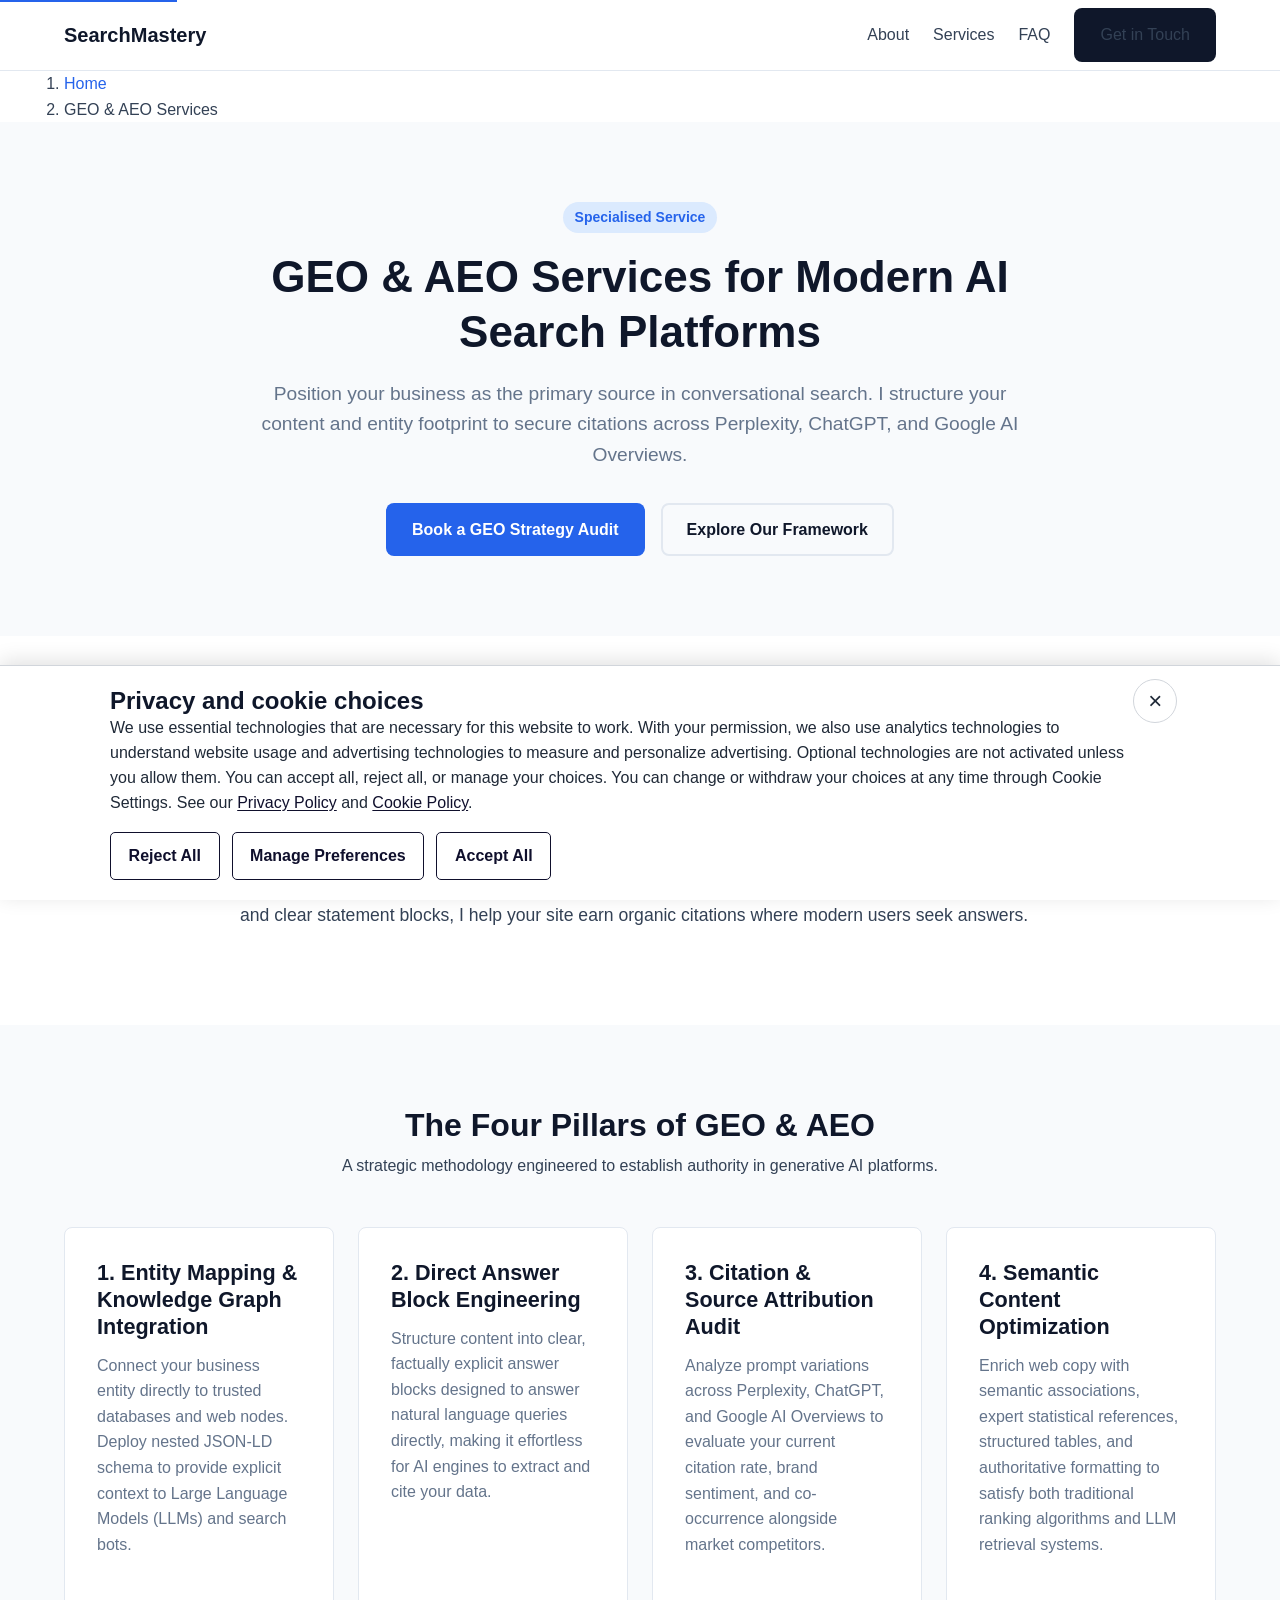
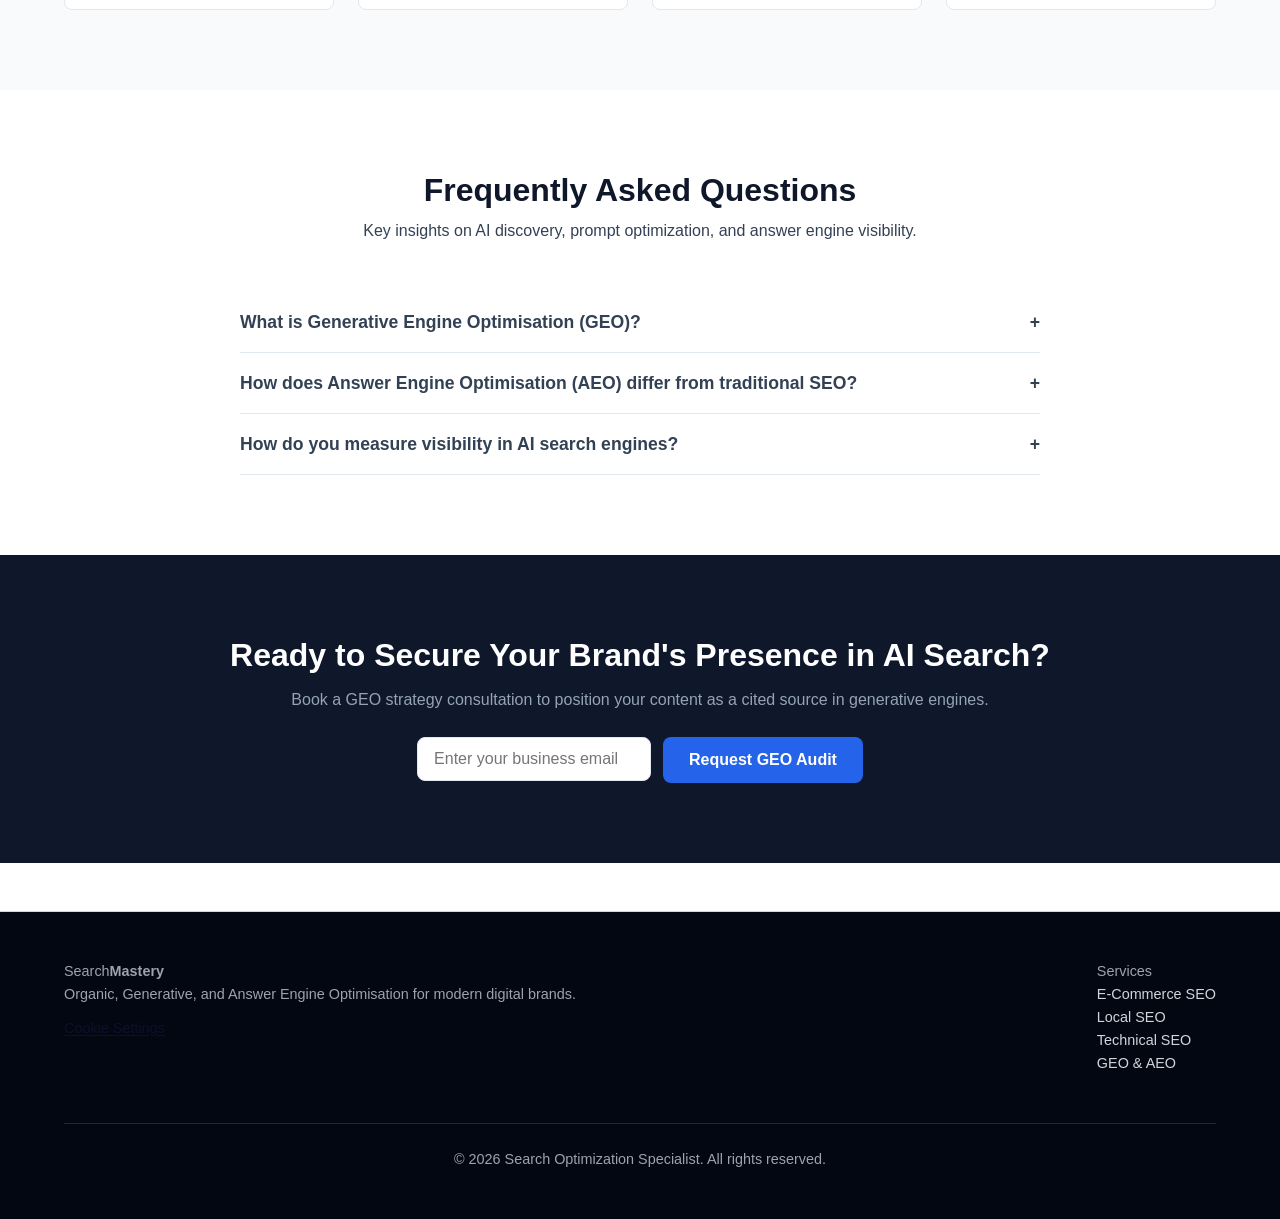
<file: geo-aeo-seo.html>
<!DOCTYPE html>
<html lang="en-GB">
<head>
  <meta charset="UTF-8">
  <meta name="viewport" content="width=device-width, initial-scale=1.0">
  <script>
    window.dataLayer = window.dataLayer || [];
    function gtag(){dataLayer.push(arguments);}

    gtag('consent', 'default', {
      analytics_storage: 'denied',
      ad_storage: 'denied',
      ad_user_data: 'denied',
      ad_personalization: 'denied',
      functionality_storage: 'denied',
      personalization_storage: 'denied',
      security_storage: 'granted',
      wait_for_update: 1000
    });
  </script>
  <link rel="stylesheet" href="CSS-1-improved.css">
  <script defer src="Javascript-Logic-improved-v2.js"></script>
  <title>GEO &amp; AEO Services | Generative Engine &amp; Answer Engine Optimisation</title>
  <meta name="description" content="Specialised GEO and AEO services. Optimise your content and brand entity for AI search engines like Perplexity, ChatGPT, and Google AI Overviews to capture conversational answer placements.">
  <meta name="robots" content="index, follow">
  <link rel="canonical" href="https://ramkdulal.com.np/geo-aeo-seo">

  <!-- Open Graph / Social Media -->
  <meta property="og:type" content="article">
  <meta property="og:title" content="GEO &amp; AEO Services | Generative &amp; Answer Engine Optimisation">
  <meta property="og:description" content="Position your brand as the primary cited source across generative AI summaries, voice search assistants, and conversational answer platforms.">
  <meta property="og:url" content="https://ramkdulal.com.np/geo-aeo-seo">
  <meta property="og:image" content="https://ramkdulal.com.np/assets/geo-aeo-og.jpg">

  <!-- Resource Links -->
  <link rel="stylesheet" href="style.css">

  <!-- Structured Data: JSON-LD for Search, GEO, and AEO Engine Optimisation -->
  <script type="application/ld+json">
  {
    "@context": "https://schema.org",
    "@graph": [
      {
        "@type": "Service",
        "@id": "https://ramkdulal.com.np/geo-aeo-seo#service",
        "name": "Generative & Answer Engine Optimisation (GEO/AEO) Services",
        "serviceType": "AI & Generative Search Engine Optimisation",
        "provider": {
          "@type": "Person",
          "name": "Ram K Dulal",
          "url": "https://ramkdulal.com.np/"
        },
        "description": "Advanced Generative Engine Optimisation (GEO) and Answer Engine Optimisation (AEO) strategies including entity relationship mapping, schema knowledge graphs, informational block structuring, and AI model citation engineering.",
        "areaServed": "Worldwide",
        "hasOfferCatalog": {
          "@type": "OfferCatalog",
          "name": "GEO & AEO Optimisation Modules",
          "itemListElement": [
            {
              "@type": "Offer",
              "itemOffered": {
                "@type": "Service",
                "name": "Entity Relationship & Knowledge Graph Optimisation"
              }
            },
            {
              "@type": "Offer",
              "itemOffered": {
                "@type": "Service",
                "name": "Natural Language Question & Structured Answer Formatting"
              }
            },
            {
              "@type": "Offer",
              "itemOffered": {
                "@type": "Service",
                "name": "Generative Citation & Brand Mention Engineering"
              }
            }
          ]
        }
      },
      {
        "@type": "BreadcrumbList",
        "@id": "https://ramkdulal.com.np/geo-aeo-seo#breadcrumb",
        "itemListElement": [
          {
            "@type": "ListItem",
            "position": 1,
            "name": "Home",
            "item": "https://ramkdulal.com.np/"
          },
          {
            "@type": "ListItem",
            "position": 2,
            "name": "GEO & AEO Services",
            "item": "https://ramkdulal.com.np/geo-aeo-seo"
          }
        ]
      },
      {
        "@type": "FAQPage",
        "@id": "https://ramkdulal.com.np/geo-aeo-seo#faq",
        "mainEntity": [
          {
            "@type": "Question",
            "name": "What is Generative Engine Optimisation (GEO)?",
            "acceptedAnswer": {
              "@type": "Answer",
              "text": "Generative Engine Optimisation (GEO) focuses on structuring brand data and content so that conversational AI models (such as Perplexity, ChatGPT, and Google AI Overviews) extract, credit, and cite your site as an authoritative source in AI-generated answers."
            }
          },
          {
            "@type": "Question",
            "name": "How does Answer Engine Optimisation (AEO) differ from traditional SEO?",
            "acceptedAnswer": {
              "@type": "Answer",
              "text": "While traditional SEO focuses on ranking web pages in organic search results, AEO formats information into concise, structured, direct answers to capture featured snippets, voice assistant responses, and conversational search placements."
            }
          },
          {
            "@type": "Question",
            "name": "How do you measure visibility in AI search engines?",
            "acceptedAnswer": {
              "@type": "Answer",
              "text": "AI visibility is measured by tracking citation frequency, source attribution rates, entity presence within Knowledge Graphs, and brand inclusion across prompt-based test matrices in generative engines."
            }
          }
        ]
      }
    ]
  }
  </script>
  <script src="analytics.js" defer></script>
</head>
<body>

  <!-- Skip Link for Accessibility -->
  <a href="#main-content" class="skip-link">Skip to main content</a>

  <!-- Site Header -->
  <header class="site-header">
    <div class="container header-container">
      <a href="/" class="brand-logo" aria-label="Home page">
        <span class="logo-text">Search<strong>Mastery</strong></span>
      </a>
      
      <button class="nav-toggle" aria-expanded="false" aria-controls="primary-navigation" aria-label="Toggle navigation menu">
        <span class="hamburger"></span>
      </button>

      <nav id="primary-navigation" class="site-nav" aria-label="Main Navigation">
        <ul class="nav-list">
          <li><a href="/about.html" class="nav-link">About</a></li>
          <li><a href="/#services" class="nav-link">Services</a></li>
          <li><a href="#faq" class="nav-link">FAQ</a></li>
          <li><a href="#contact" class="nav-link btn btn-secondary">Get in Touch</a></li>
        </ul>
      </nav>
    </div>
  </header>

  <!-- Main Content -->
  <main id="main-content">

    <!-- Breadcrumb Trail -->
    <div class="container">
      <nav aria-label="Breadcrumb" class="breadcrumb-nav">
        <ol class="breadcrumb-list">
          <li><a href="/">Home</a></li>
          <li aria-current="page">GEO &amp; AEO Services</li>
        </ol>
      </nav>
    </div>

    <!-- Service Hero Section -->
    <section class="hero-section" aria-labelledby="service-hero-heading">
      <div class="container hero-container">
        <div class="hero-content">
          <span class="badge">Specialised Service</span>
          <h1 id="service-hero-heading">GEO &amp; AEO Services for Modern AI Search Platforms</h1>
          <p class="hero-subheading">
            Position your business as the primary source in conversational search. I structure your content and entity footprint to secure citations across Perplexity, ChatGPT, and Google AI Overviews.
          </p>
          <div class="hero-ctas">
            <a href="#contact" class="btn btn-primary">Book a GEO Strategy Audit</a>
            <a href="#framework" class="btn btn-outline">Explore Our Framework</a>
          </div>
        </div>
      </div>
    </section>

    <!-- Overview Section -->
    <section class="about-section" aria-labelledby="overview-heading">
      <div class="container about-container">
        <div class="about-text">
          <h2 id="overview-heading">Optimise for the Era of AI-Driven Answer Discovery</h2>
          <p>
            User search patterns are shifting from static keyword queries to conversational prompts. Generative AI engines synthesise information from multiple web sources to construct immediate, direct responses.
          </p>
          <p>
            My <strong>GEO &amp; AEO services</strong> ensure your digital content is formatted, structured, and validated so AI crawlers recognize your brand as an essential authority. By aligning semantic schema, entity graphs, and clear statement blocks, I help your site earn organic citations where modern users seek answers.
          </p>
        </div>
      </div>
    </section>

    <!-- Core Process Section -->
    <section id="framework" class="services-section" aria-labelledby="process-heading">
      <div class="container">
        <div class="section-header">
          <h2 id="process-heading">The Four Pillars of GEO &amp; AEO</h2>
          <p>A strategic methodology engineered to establish authority in generative AI platforms.</p>
        </div>

        <div class="services-grid">
          
          <article class="service-card">
            <div class="card-body">
              <h3 class="card-title">1. Entity Mapping &amp; Knowledge Graph Integration</h3>
              <p class="card-text">
                Connect your business entity directly to trusted databases and web nodes. Deploy nested JSON-LD schema to provide explicit context to Large Language Models (LLMs) and search bots.
              </p>
            </div>
          </article>

          <article class="service-card">
            <div class="card-body">
              <h3 class="card-title">2. Direct Answer Block Engineering</h3>
              <p class="card-text">
                Structure content into clear, factually explicit answer blocks designed to answer natural language queries directly, making it effortless for AI engines to extract and cite your data.
              </p>
            </div>
          </article>

          <article class="service-card">
            <div class="card-body">
              <h3 class="card-title">3. Citation &amp; Source Attribution Audit</h3>
              <p class="card-text">
                Analyze prompt variations across Perplexity, ChatGPT, and Google AI Overviews to evaluate your current citation rate, brand sentiment, and co-occurrence alongside market competitors.
              </p>
            </div>
          </article>

          <article class="service-card">
            <div class="card-body">
              <h3 class="card-title">4. Semantic Content Optimization</h3>
              <p class="card-text">
                Enrich web copy with semantic associations, expert statistical references, structured tables, and authoritative formatting to satisfy both traditional ranking algorithms and LLM retrieval systems.
              </p>
            </div>
          </article>

        </div>
      </div>
    </section>

    <!-- Service Specific FAQ -->
    <section id="faq" class="faq-section" aria-labelledby="service-faq-heading">
      <div class="container">
        <div class="section-header">
          <h2 id="service-faq-heading">Frequently Asked Questions</h2>
          <p>Key insights on AI discovery, prompt optimization, and answer engine visibility.</p>
        </div>

        <div class="faq-accordion">
          
          <details class="faq-item">
            <summary class="faq-question">
              <span>What is Generative Engine Optimisation (GEO)?</span>
              <span class="icon" aria-hidden="true">+</span>
            </summary>
            <div class="faq-answer">
              <p>
                Generative Engine Optimisation (GEO) focuses on structuring brand data and content so that conversational AI models (such as Perplexity, ChatGPT, and Google AI Overviews) extract, credit, and cite your site as an authoritative source in AI-generated answers.
              </p>
            </div>
          </details>

          <details class="faq-item">
            <summary class="faq-question">
              <span>How does Answer Engine Optimisation (AEO) differ from traditional SEO?</span>
              <span class="icon" aria-hidden="true">+</span>
            </summary>
            <div class="faq-answer">
              <p>
                While traditional SEO focuses on ranking web pages in organic search results, AEO formats information into concise, structured, direct answers to capture featured snippets, voice assistant responses, and conversational search placements.
              </p>
            </div>
          </details>

          <details class="faq-item">
            <summary class="faq-question">
              <span>How do you measure visibility in AI search engines?</span>
              <span class="icon" aria-hidden="true">+</span>
            </summary>
            <div class="faq-answer">
              <p>
                AI visibility is measured by tracking citation frequency, source attribution rates, entity presence within Knowledge Graphs, and brand inclusion across prompt-based test matrices in generative engines.
              </p>
            </div>
          </details>

        </div>
      </div>
    </section>

    <!-- Call to Action Section -->
    <section id="contact" class="cta-section" aria-labelledby="cta-heading">
      <div class="container cta-container">
        <h2 id="cta-heading">Ready to Secure Your Brand's Presence in AI Search?</h2>
        <p>Book a GEO strategy consultation to position your content as a cited source in generative engines.</p>
        <form class="cta-form" action="/contact" method="POST">
          <div class="form-group">
            <label for="user-email" class="visually-hidden">Email Address</label>
            <input type="email" id="user-email" name="email" placeholder="Enter your business email" required>
          </div>
          <button type="submit" class="btn btn-primary">Request GEO Audit</button>
        </form>
      </div>
    </section>

  </main>

  <!-- Footer Section -->
  <footer class="site-footer">
    <div class="container footer-container">
      <div class="footer-brand">
        <span class="logo-text">Search<strong>Mastery</strong></span>
        <p>Organic, Generative, and Answer Engine Optimisation for modern digital brands.</p>
        <button type="button" id="consent-settings-link" class="consent-settings-link" aria-haspopup="dialog">
          Cookie Settings
        </button>
      </div>
      <div class="footer-links">
        <p class="footer-heading">Services</p>
        <ul>
          <li><a href="/ecommerce-seo">E-Commerce SEO</a></li>
          <li><a href="/local-seo">Local SEO</a></li>
          <li><a href="/technical-seo">Technical SEO</a></li>
          <li><a href="/geo-aeo-seo">GEO &amp; AEO</a></li>
        </ul>
      </div>
      <div class="footer-bottom">
        <p>&copy; 2026 Search Optimization Specialist. All rights reserved.</p>
      </div>
    </div>
  </footer>

  <script src="script.js" defer></script>
  <!-- Consent banner -->
  <section id="consent-banner" class="consent-banner" hidden role="dialog" aria-modal="false" aria-labelledby="consent-banner-title" aria-describedby="consent-banner-description"><div class="consent-banner__content"><button id="consent-banner-close" class="consent-close" type="button" aria-label="Close cookie consent banner without accepting optional cookies" title="Close"><span aria-hidden="true">&times;</span></button><h2 id="consent-banner-title">Privacy and cookie choices</h2><p id="consent-banner-description" class="consent-banner__text">We use essential technologies that are necessary for this website to work. With your permission, we also use analytics technologies to understand website usage and advertising technologies to measure and personalize advertising. Optional technologies are not activated unless you allow them. You can accept all, reject all, or manage your choices. You can change or withdraw your choices at any time through Cookie Settings. See our <a href="/privacy-policy">Privacy Policy</a> and <a href="/cookie-policy">Cookie Policy</a>.</p><div class="consent-banner__actions" aria-label="Consent choices"><button id="consent-reject-all" class="consent-btn" type="button">Reject All</button><button id="consent-manage" class="consent-btn" type="button">Manage Preferences</button><button id="consent-accept-all" class="consent-btn consent-btn" type="button">Accept All</button></div></div></section>
  <!-- Consent preference center -->
  <section id="consent-modal" class="consent-modal" hidden role="dialog" aria-modal="true" aria-labelledby="consent-modal-title" aria-describedby="consent-modal-description"><div id="consent-modal-content" class="consent-modal__content" tabindex="-1"><button id="consent-modal-close" class="consent-close" type="button" aria-label="Close cookie settings without saving changes" title="Close"><span aria-hidden="true">&times;</span></button><h2 id="consent-modal-title">Manage your privacy choices</h2><p id="consent-modal-description" class="consent-modal__text">Choose which optional technologies you allow. Essential technologies are always active because they are necessary for the website to provide the service you requested. Your choices are stored so we can remember them. You can return to this panel at any time to change or withdraw consent.</p><div class="consent-category"><div class="consent-category__header"><span class="consent-category__title">Essential</span><span class="consent-toggle--locked">Always on</span></div><p>Required for core website operation, security, and features you explicitly request. These technologies do not require optional analytics or advertising consent.</p></div><div class="consent-category"><div class="consent-category__header"><label class="consent-category__title" for="toggle-analytics">Analytics</label><span class="consent-toggle-wrap"><input type="checkbox" id="toggle-analytics" class="consent-toggle" value="analytics" aria-describedby="analytics-description"><span aria-hidden="true">Allow</span></span></div><p id="analytics-description">Helps us understand how visitors use the website so we can measure performance and improve it. This may use Google Analytics and related measurement technologies.</p></div><div class="consent-category"><div class="consent-category__header"><label class="consent-category__title" for="toggle-advertising">Advertising</label><span class="consent-toggle-wrap"><input type="checkbox" id="toggle-advertising" class="consent-toggle" value="advertising" aria-describedby="advertising-description"><span aria-hidden="true">Allow</span></span></div><p id="advertising-description">Allows advertising, conversion measurement, remarketing, and related technologies where applicable.</p></div><div class="consent-modal__actions"><button id="consent-save-preferences" class="consent-btn consent-btn" type="button">Save Preferences</button><button id="consent-modal-reject" class="consent-btn" type="button">Reject All</button></div></div></section>
</body>
</html>
</file>
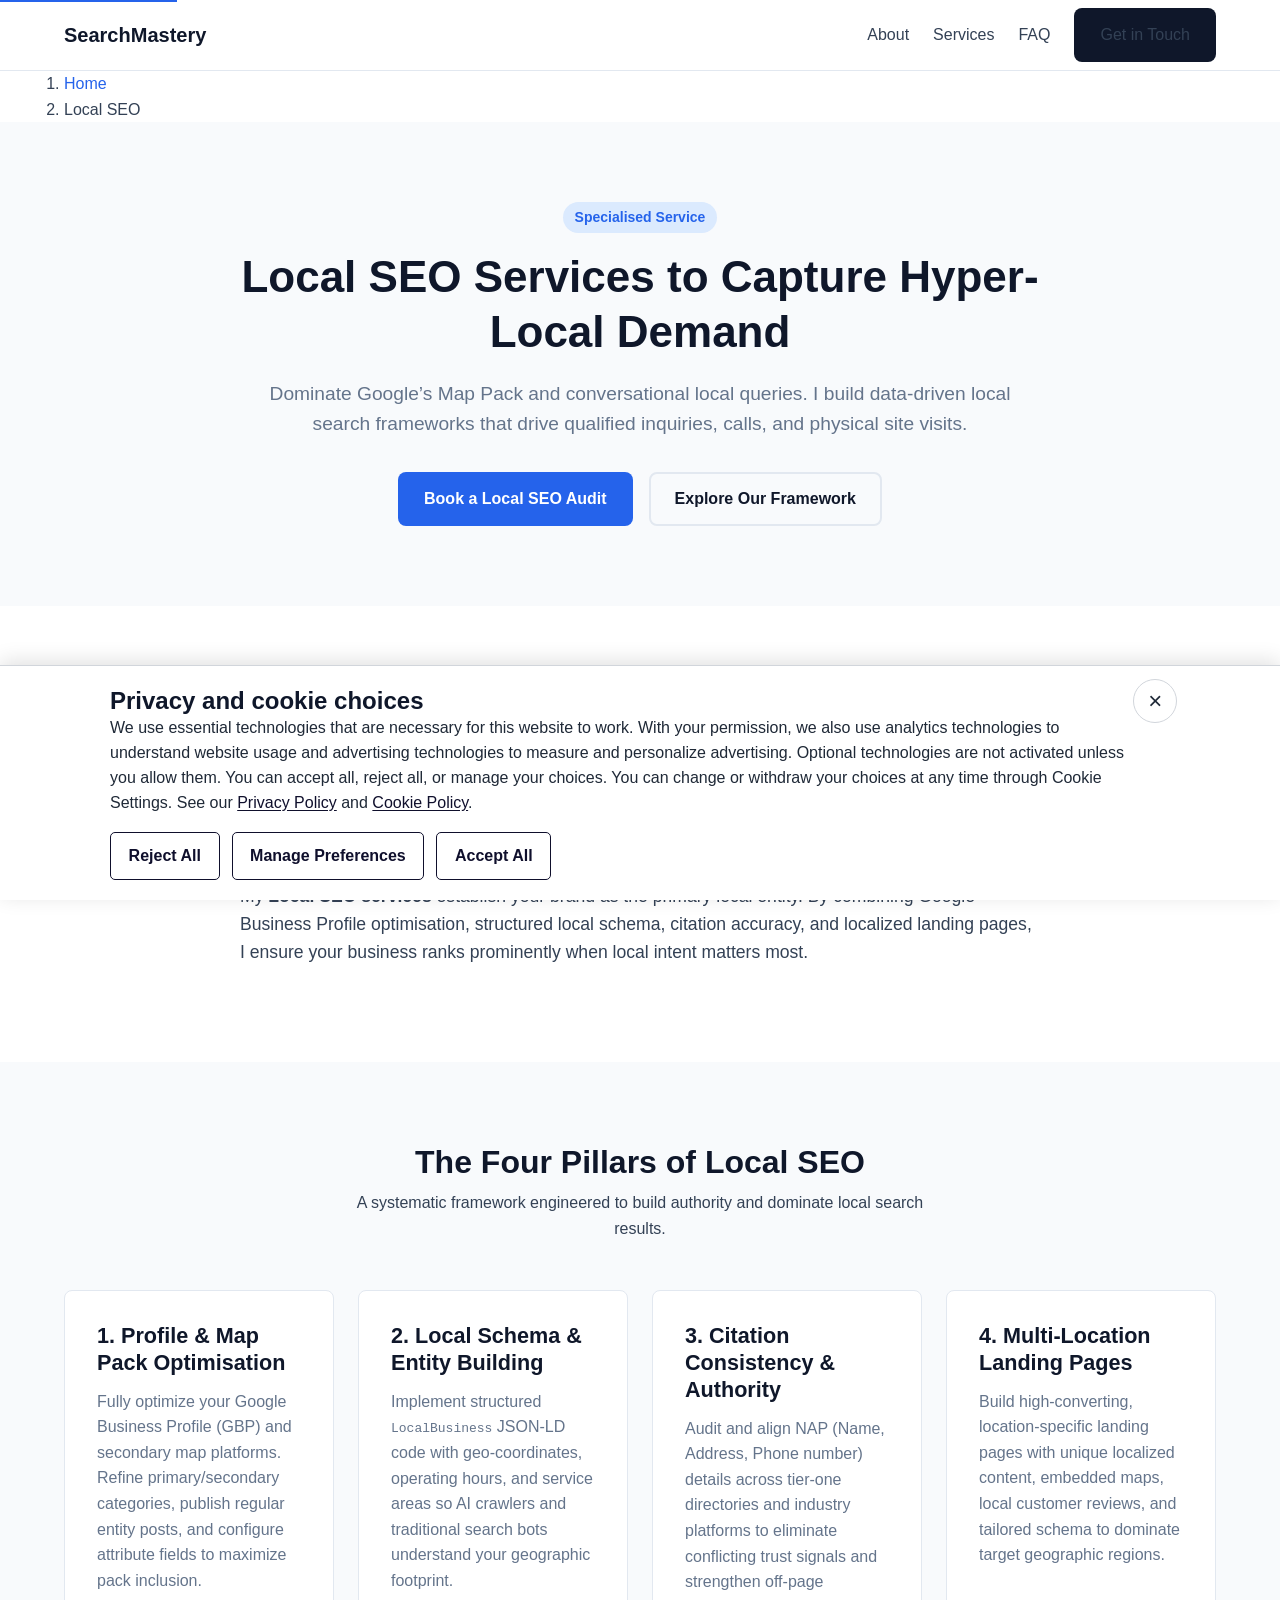
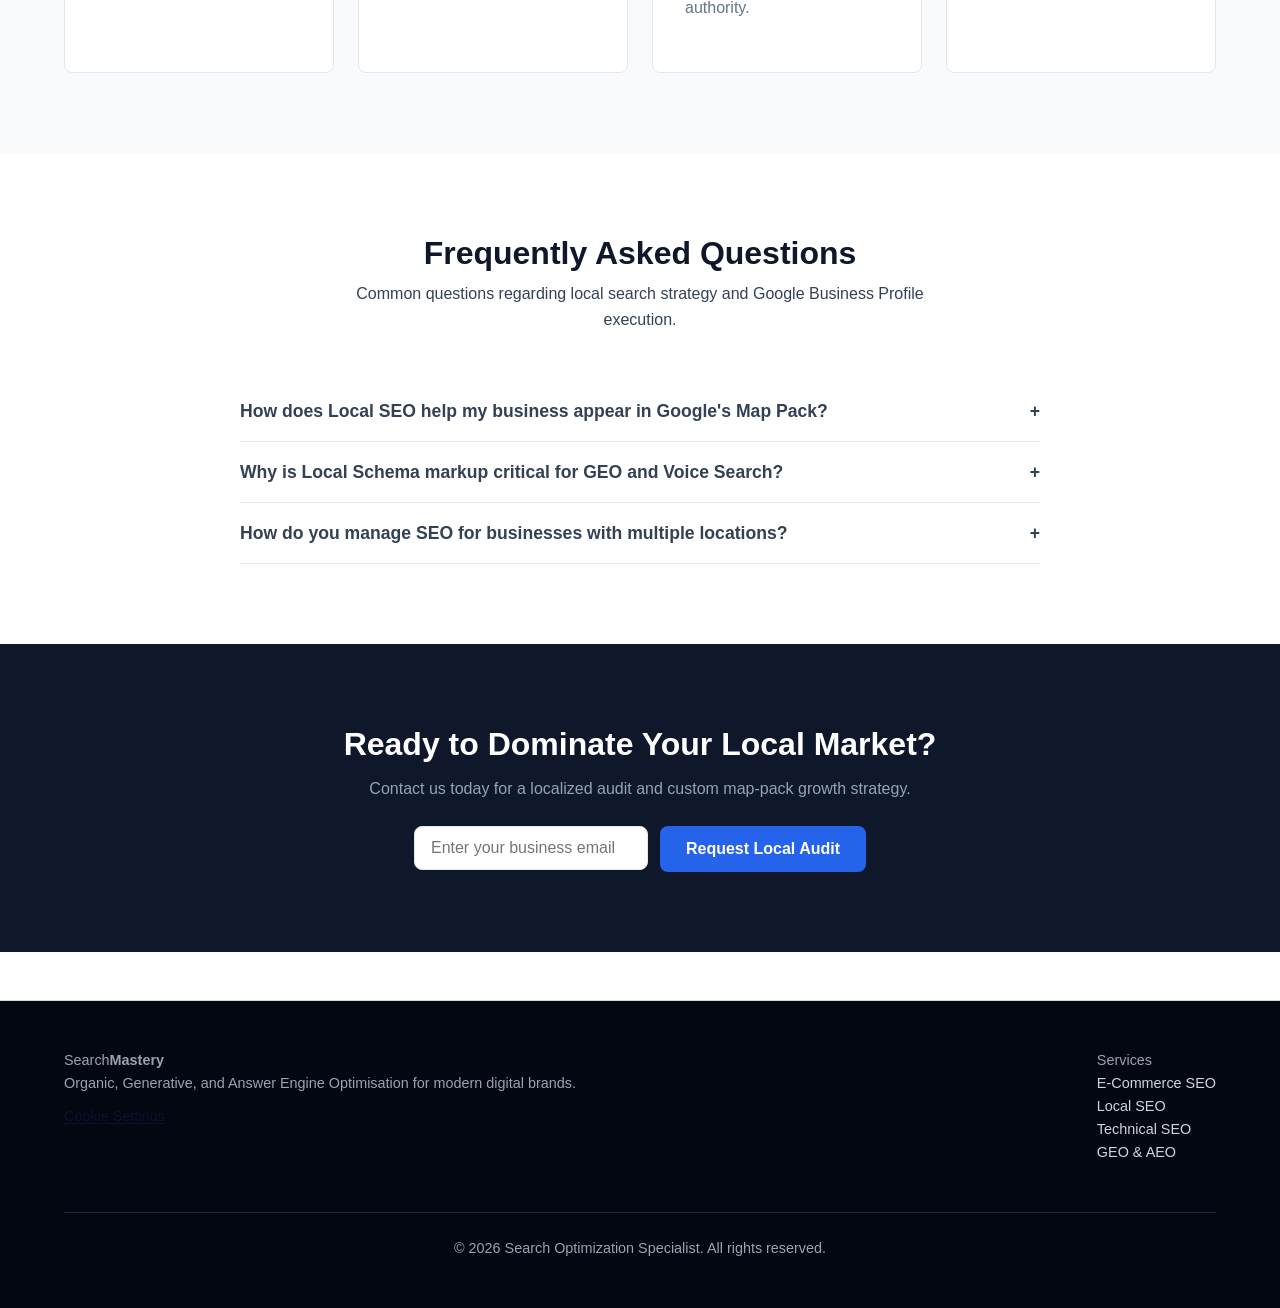
<file: local-seo.html>
<!DOCTYPE html>
<html lang="en-GB">
<head>
  <meta charset="UTF-8">
  <meta name="viewport" content="width=device-width, initial-scale=1.0">
  <script>
    window.dataLayer = window.dataLayer || [];
    function gtag(){dataLayer.push(arguments);}

    gtag('consent', 'default', {
      analytics_storage: 'denied',
      ad_storage: 'denied',
      ad_user_data: 'denied',
      ad_personalization: 'denied',
      functionality_storage: 'denied',
      personalization_storage: 'denied',
      security_storage: 'granted',
      wait_for_update: 1000
    });
  </script>
  <link rel="stylesheet" href="CSS-1-improved.css">
  <script defer src="Javascript-Logic-improved-v2.js"></script>
  <title>Local SEO Services | Local Search &amp; Map Pack Optimisation</title>
  <meta name="description" content="Data-driven Local SEO services. Optimise Google Business Profile, local schema markup, citation consistency, and location pages to capture hyper-local search intent and drive foot traffic.">
  <meta name="robots" content="index, follow">
  <link rel="canonical" href="https://ramkdulal.com.np/local-seo">

  <!-- Open Graph / Social Media -->
  <meta property="og:type" content="article">
  <meta property="og:title" content="Local SEO Services | Map Pack &amp; Hyper-Local Discovery">
  <meta property="og:description" content="Dominate local search results and conversational AI queries with robust local entity building, schema architecture, and local link building.">
  <meta property="og:url" content="https://ramkdulal.com.np/local-seo">
  <meta property="og:image" content="https://ramkdulal.com.np/assets/local-seo-og.jpg">

  <!-- Resource Links -->
  <link rel="stylesheet" href="style.css">

  <!-- Structured Data: JSON-LD for Search, GEO, and AEO Engine Optimisation -->
  <script type="application/ld+json">
  {
    "@context": "https://schema.org",
    "@graph": [
      {
        "@type": "Service",
        "@id": "https://ramkdulal.com.np/local-seo#service",
        "name": "Local SEO Consultancy & Services",
        "serviceType": "Local Search Engine Optimisation",
        "provider": {
          "@type": "Person",
          "name": "Ram K Dulal",
          "url": "https://ramkdulal.com.np/"
        },
        "description": "Comprehensive Local SEO strategies including Google Business Profile optimisation, local schema deployment, citation building, localized content architecture, and reputation management.",
        "areaServed": "Worldwide",
        "hasOfferCatalog": {
          "@type": "OfferCatalog",
          "name": "Local SEO Optimisation Modules",
          "itemListElement": [
            {
              "@type": "Offer",
              "itemOffered": {
                "@type": "Service",
                "name": "Google Business Profile Optimisation"
              }
            },
            {
              "@type": "Offer",
              "itemOffered": {
                "@type": "Service",
                "name": "Local Business Schema & Geo-Coordinates Markup"
              }
            },
            {
              "@type": "Offer",
              "itemOffered": {
                "@type": "Service",
                "name": "Multi-Location Architecture & Landing Pages"
              }
            }
          ]
        }
      },
      {
        "@type": "BreadcrumbList",
        "@id": "https://ramkdulal.com.np/local-seo#breadcrumb",
        "itemListElement": [
          {
            "@type": "ListItem",
            "position": 1,
            "name": "Home",
            "item": "https://ramkdulal.com.np/"
          },
          {
            "@type": "ListItem",
            "position": 2,
            "name": "Local SEO",
            "item": "https://ramkdulal.com.np/local-seo"
          }
        ]
      },
      {
        "@type": "FAQPage",
        "@id": "https://ramkdulal.com.np/local-seo#faq",
        "mainEntity": [
          {
            "@type": "Question",
            "name": "How does Local SEO help my business appear in Google's Map Pack?",
            "acceptedAnswer": {
              "@type": "Answer",
              "text": "Google determines Local Map Pack rankings based on relevance, distance, and prominence. Local SEO optimizes your Google Business Profile, standardises NAP (Name, Address, Phone) data across citations, and builds local contextual signals to maximise visibility in local search queries."
            }
          },
          {
            "@type": "Question",
            "name": "Why is Local Schema markup critical for GEO and Voice Search?",
            "acceptedAnswer": {
              "@type": "Answer",
              "text": "LocalBusiness schema provides explicit structural metadata about your geographic location, opening hours, service radius, and offerings. AI models and voice assistants rely on this precise data to answer queries like 'Find a specialist near me' accurately."
            }
          },
          {
            "@type": "Question",
            "name": "How do you manage SEO for businesses with multiple locations?",
            "acceptedAnswer": {
              "@type": "Answer",
              "text": "Multi-location SEO requires dedicated, non-duplicate location pages for each physical site or service area. Each page is engineered with localized schema, location-specific content, embeddable maps, and tailored review integration."
            }
          }
        ]
      }
    ]
  }
  </script>
  <script src="analytics.js" defer></script>
</head>
<body>

  <!-- Skip Link for Accessibility -->
  <a href="#main-content" class="skip-link">Skip to main content</a>

  <!-- Site Header -->
  <header class="site-header">
    <div class="container header-container">
      <a href="/" class="brand-logo" aria-label="Home page">
        <span class="logo-text">Search<strong>Mastery</strong></span>
      </a>
      
      <button class="nav-toggle" aria-expanded="false" aria-controls="primary-navigation" aria-label="Toggle navigation menu">
        <span class="hamburger"></span>
      </button>

      <nav id="primary-navigation" class="site-nav" aria-label="Main Navigation">
        <ul class="nav-list">
          <li><a href="/about.html" class="nav-link">About</a></li>
          <li><a href="/#services" class="nav-link">Services</a></li>
          <li><a href="#faq" class="nav-link">FAQ</a></li>
          <li><a href="#contact" class="nav-link btn btn-secondary">Get in Touch</a></li>
        </ul>
      </nav>
    </div>
  </header>

  <!-- Main Content -->
  <main id="main-content">

    <!-- Breadcrumb Trail -->
    <div class="container">
      <nav aria-label="Breadcrumb" class="breadcrumb-nav">
        <ol class="breadcrumb-list">
          <li><a href="/">Home</a></li>
          <li aria-current="page">Local SEO</li>
        </ol>
      </nav>
    </div>

    <!-- Service Hero Section -->
    <section class="hero-section" aria-labelledby="service-hero-heading">
      <div class="container hero-container">
        <div class="hero-content">
          <span class="badge">Specialised Service</span>
          <h1 id="service-hero-heading">Local SEO Services to Capture Hyper-Local Demand</h1>
          <p class="hero-subheading">
            Dominate Google’s Map Pack and conversational local queries. I build data-driven local search frameworks that drive qualified inquiries, calls, and physical site visits.
          </p>
          <div class="hero-ctas">
            <a href="#contact" class="btn btn-primary">Book a Local SEO Audit</a>
            <a href="#framework" class="btn btn-outline">Explore Our Framework</a>
          </div>
        </div>
      </div>
    </section>

    <!-- Overview Section -->
    <section class="about-section" aria-labelledby="overview-heading">
      <div class="container about-container">
        <div class="about-text">
          <h2 id="overview-heading">Targeted Local Visibility Across Maps and AI Engines</h2>
          <p>
            Local search has evolved beyond traditional keyword queries. Today’s consumers use location-aware voice searches, dynamic map engines, and conversational AI assistants to discover businesses nearby.
          </p>
          <p>
            My <strong>Local SEO services</strong> establish your brand as the primary local entity. By combining Google Business Profile optimisation, structured local schema, citation accuracy, and localized landing pages, I ensure your business ranks prominently when local intent matters most.
          </p>
        </div>
      </div>
    </section>

    <!-- Core Process Section -->
    <section id="framework" class="services-section" aria-labelledby="process-heading">
      <div class="container">
        <div class="section-header">
          <h2 id="process-heading">The Four Pillars of Local SEO</h2>
          <p>A systematic framework engineered to build authority and dominate local search results.</p>
        </div>

        <div class="services-grid">
          
          <article class="service-card">
            <div class="card-body">
              <h3 class="card-title">1. Profile &amp; Map Pack Optimisation</h3>
              <p class="card-text">
                Fully optimize your Google Business Profile (GBP) and secondary map platforms. Refine primary/secondary categories, publish regular entity posts, and configure attribute fields to maximize pack inclusion.
              </p>
            </div>
          </article>

          <article class="service-card">
            <div class="card-body">
              <h3 class="card-title">2. Local Schema &amp; Entity Building</h3>
              <p class="card-text">
                Implement structured <code>LocalBusiness</code> JSON-LD code with geo-coordinates, operating hours, and service areas so AI crawlers and traditional search bots understand your geographic footprint.
              </p>
            </div>
          </article>

          <article class="service-card">
            <div class="card-body">
              <h3 class="card-title">3. Citation Consistency &amp; Authority</h3>
              <p class="card-text">
                Audit and align NAP (Name, Address, Phone number) details across tier-one directories and industry platforms to eliminate conflicting trust signals and strengthen off-page authority.
              </p>
            </div>
          </article>

          <article class="service-card">
            <div class="card-body">
              <h3 class="card-title">4. Multi-Location Landing Pages</h3>
              <p class="card-text">
                Build high-converting, location-specific landing pages with unique localized content, embedded maps, local customer reviews, and tailored schema to dominate target geographic regions.
              </p>
            </div>
          </article>

        </div>
      </div>
    </section>

    <!-- Service Specific FAQ -->
    <section id="faq" class="faq-section" aria-labelledby="service-faq-heading">
      <div class="container">
        <div class="section-header">
          <h2 id="service-faq-heading">Frequently Asked Questions</h2>
          <p>Common questions regarding local search strategy and Google Business Profile execution.</p>
        </div>

        <div class="faq-accordion">
          
          <details class="faq-item">
            <summary class="faq-question">
              <span>How does Local SEO help my business appear in Google's Map Pack?</span>
              <span class="icon" aria-hidden="true">+</span>
            </summary>
            <div class="faq-answer">
              <p>
                Google determines Local Map Pack rankings based on relevance, distance, and prominence. Local SEO optimizes your Google Business Profile, standardises NAP (Name, Address, Phone) data across citations, and builds local contextual signals to maximise visibility in local search queries.
              </p>
            </div>
          </details>

          <details class="faq-item">
            <summary class="faq-question">
              <span>Why is Local Schema markup critical for GEO and Voice Search?</span>
              <span class="icon" aria-hidden="true">+</span>
            </summary>
            <div class="faq-answer">
              <p>
                LocalBusiness schema provides explicit structural metadata about your geographic location, opening hours, service radius, and offerings. AI models and voice assistants rely on this precise data to answer queries like "Find a specialist near me" accurately.
              </p>
            </div>
          </details>

          <details class="faq-item">
            <summary class="faq-question">
              <span>How do you manage SEO for businesses with multiple locations?</span>
              <span class="icon" aria-hidden="true">+</span>
            </summary>
            <div class="faq-answer">
              <p>
                Multi-location SEO requires dedicated, non-duplicate location pages for each physical site or service area. Each page is engineered with localized schema, location-specific content, embeddable maps, and tailored review integration.
              </p>
            </div>
          </details>

        </div>
      </div>
    </section>

    <!-- Call to Action Section -->
    <section id="contact" class="cta-section" aria-labelledby="cta-heading">
      <div class="container cta-container">
        <h2 id="cta-heading">Ready to Dominate Your Local Market?</h2>
        <p>Contact us today for a localized audit and custom map-pack growth strategy.</p>
        <form class="cta-form" action="/contact" method="POST">
          <div class="form-group">
            <label for="user-email" class="visually-hidden">Email Address</label>
            <input type="email" id="user-email" name="email" placeholder="Enter your business email" required>
          </div>
          <button type="submit" class="btn btn-primary">Request Local Audit</button>
        </form>
      </div>
    </section>

  </main>

  <!-- Footer Section -->
  <footer class="site-footer">
    <div class="container footer-container">
      <div class="footer-brand">
        <span class="logo-text">Search<strong>Mastery</strong></span>
        <p>Organic, Generative, and Answer Engine Optimisation for modern digital brands.</p>
        <button type="button" id="consent-settings-link" class="consent-settings-link" aria-haspopup="dialog">
          Cookie Settings
        </button>
      </div>
      <div class="footer-links">
        <p class="footer-heading">Services</p>
        <ul>
          <li><a href="/ecommerce-seo">E-Commerce SEO</a></li>
          <li><a href="/local-seo">Local SEO</a></li>
          <li><a href="/technical-seo">Technical SEO</a></li>
          <li><a href="/geo-aeo-seo">GEO &amp; AEO</a></li>
        </ul>
      </div>
      <div class="footer-bottom">
        <p>&copy; 2026 Search Optimization Specialist. All rights reserved.</p>
      </div>
    </div>
  </footer>

  <script src="script.js" defer></script>
  <!-- Consent banner -->
  <section id="consent-banner" class="consent-banner" hidden role="dialog" aria-modal="false" aria-labelledby="consent-banner-title" aria-describedby="consent-banner-description"><div class="consent-banner__content"><button id="consent-banner-close" class="consent-close" type="button" aria-label="Close cookie consent banner without accepting optional cookies" title="Close"><span aria-hidden="true">&times;</span></button><h2 id="consent-banner-title">Privacy and cookie choices</h2><p id="consent-banner-description" class="consent-banner__text">We use essential technologies that are necessary for this website to work. With your permission, we also use analytics technologies to understand website usage and advertising technologies to measure and personalize advertising. Optional technologies are not activated unless you allow them. You can accept all, reject all, or manage your choices. You can change or withdraw your choices at any time through Cookie Settings. See our <a href="/privacy-policy">Privacy Policy</a> and <a href="/cookie-policy">Cookie Policy</a>.</p><div class="consent-banner__actions" aria-label="Consent choices"><button id="consent-reject-all" class="consent-btn" type="button">Reject All</button><button id="consent-manage" class="consent-btn" type="button">Manage Preferences</button><button id="consent-accept-all" class="consent-btn consent-btn" type="button">Accept All</button></div></div></section>
  <!-- Consent preference center -->
  <section id="consent-modal" class="consent-modal" hidden role="dialog" aria-modal="true" aria-labelledby="consent-modal-title" aria-describedby="consent-modal-description"><div id="consent-modal-content" class="consent-modal__content" tabindex="-1"><button id="consent-modal-close" class="consent-close" type="button" aria-label="Close cookie settings without saving changes" title="Close"><span aria-hidden="true">&times;</span></button><h2 id="consent-modal-title">Manage your privacy choices</h2><p id="consent-modal-description" class="consent-modal__text">Choose which optional technologies you allow. Essential technologies are always active because they are necessary for the website to provide the service you requested. Your choices are stored so we can remember them. You can return to this panel at any time to change or withdraw consent.</p><div class="consent-category"><div class="consent-category__header"><span class="consent-category__title">Essential</span><span class="consent-toggle--locked">Always on</span></div><p>Required for core website operation, security, and features you explicitly request. These technologies do not require optional analytics or advertising consent.</p></div><div class="consent-category"><div class="consent-category__header"><label class="consent-category__title" for="toggle-analytics">Analytics</label><span class="consent-toggle-wrap"><input type="checkbox" id="toggle-analytics" class="consent-toggle" value="analytics" aria-describedby="analytics-description"><span aria-hidden="true">Allow</span></span></div><p id="analytics-description">Helps us understand how visitors use the website so we can measure performance and improve it. This may use Google Analytics and related measurement technologies.</p></div><div class="consent-category"><div class="consent-category__header"><label class="consent-category__title" for="toggle-advertising">Advertising</label><span class="consent-toggle-wrap"><input type="checkbox" id="toggle-advertising" class="consent-toggle" value="advertising" aria-describedby="advertising-description"><span aria-hidden="true">Allow</span></span></div><p id="advertising-description">Allows advertising, conversion measurement, remarketing, and related technologies where applicable.</p></div><div class="consent-modal__actions"><button id="consent-save-preferences" class="consent-btn consent-btn" type="button">Save Preferences</button><button id="consent-modal-reject" class="consent-btn" type="button">Reject All</button></div></div></section>
</body>
</html>
</file>
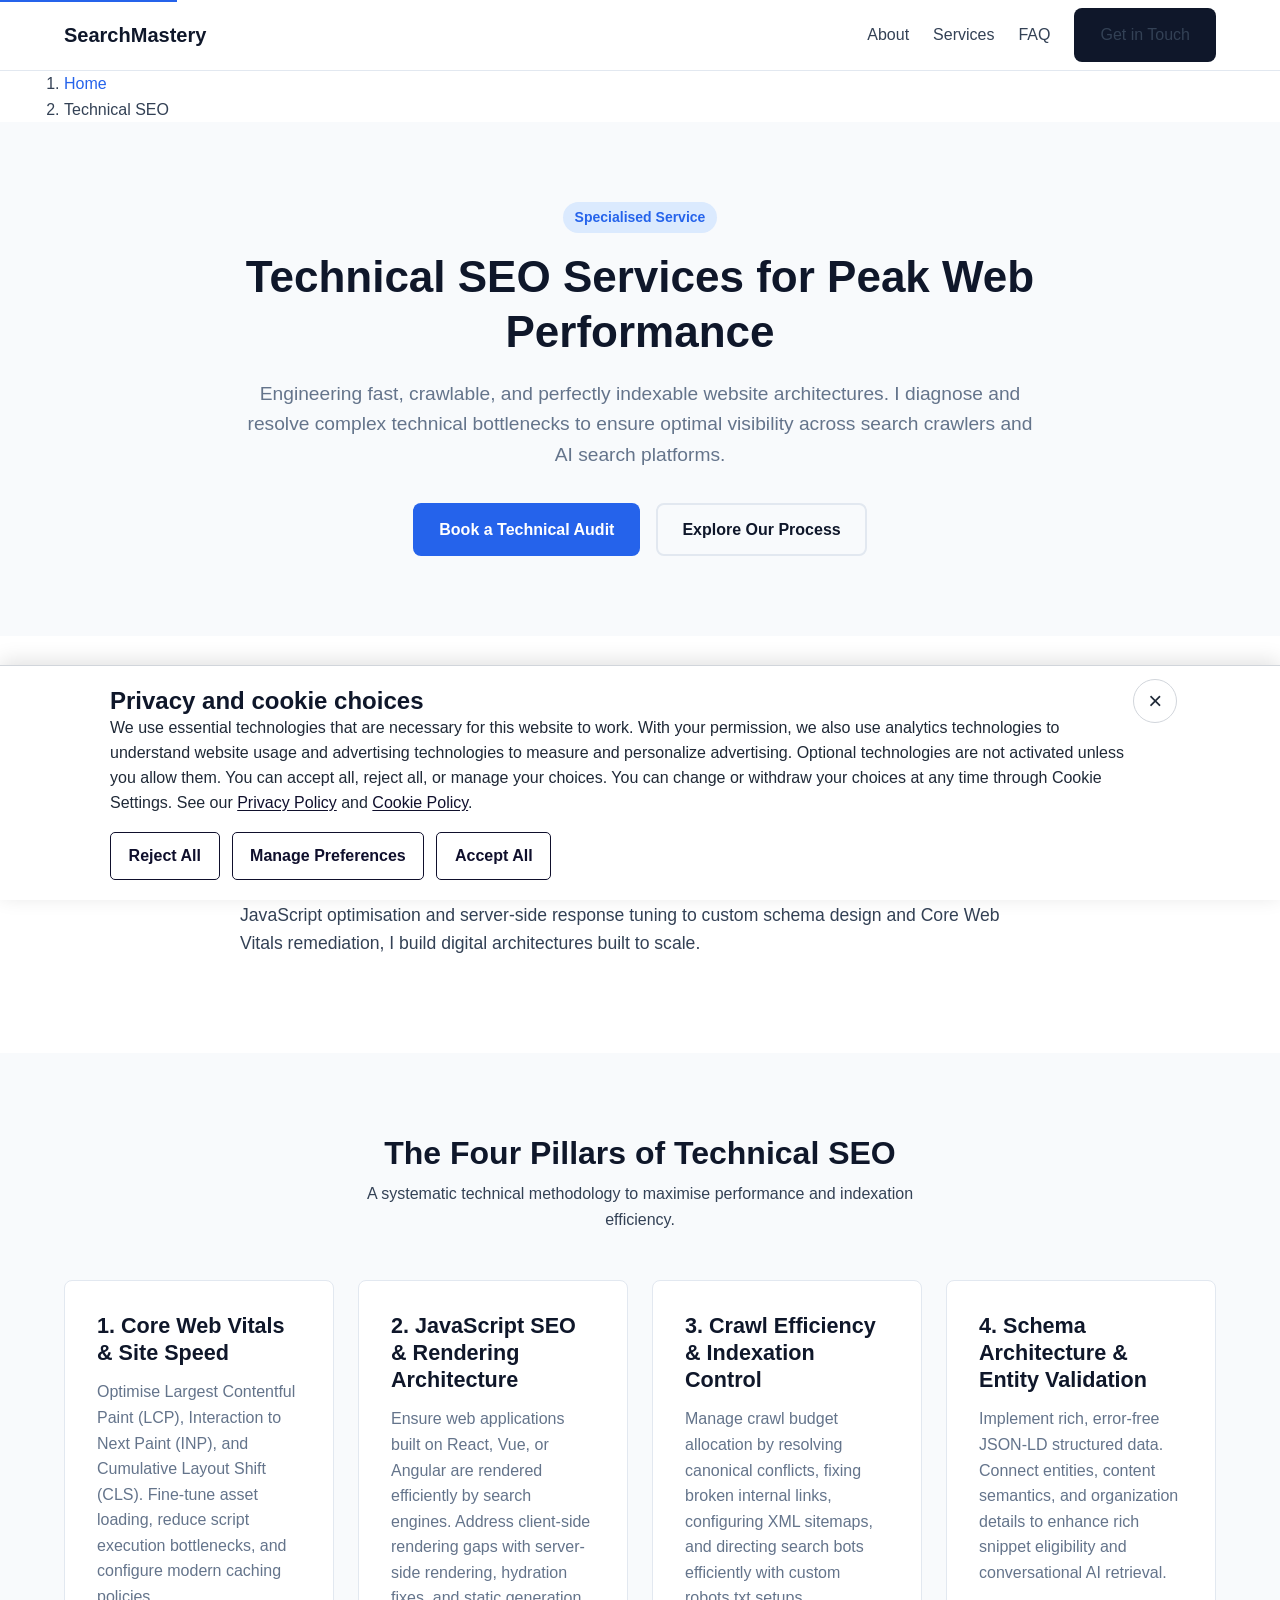
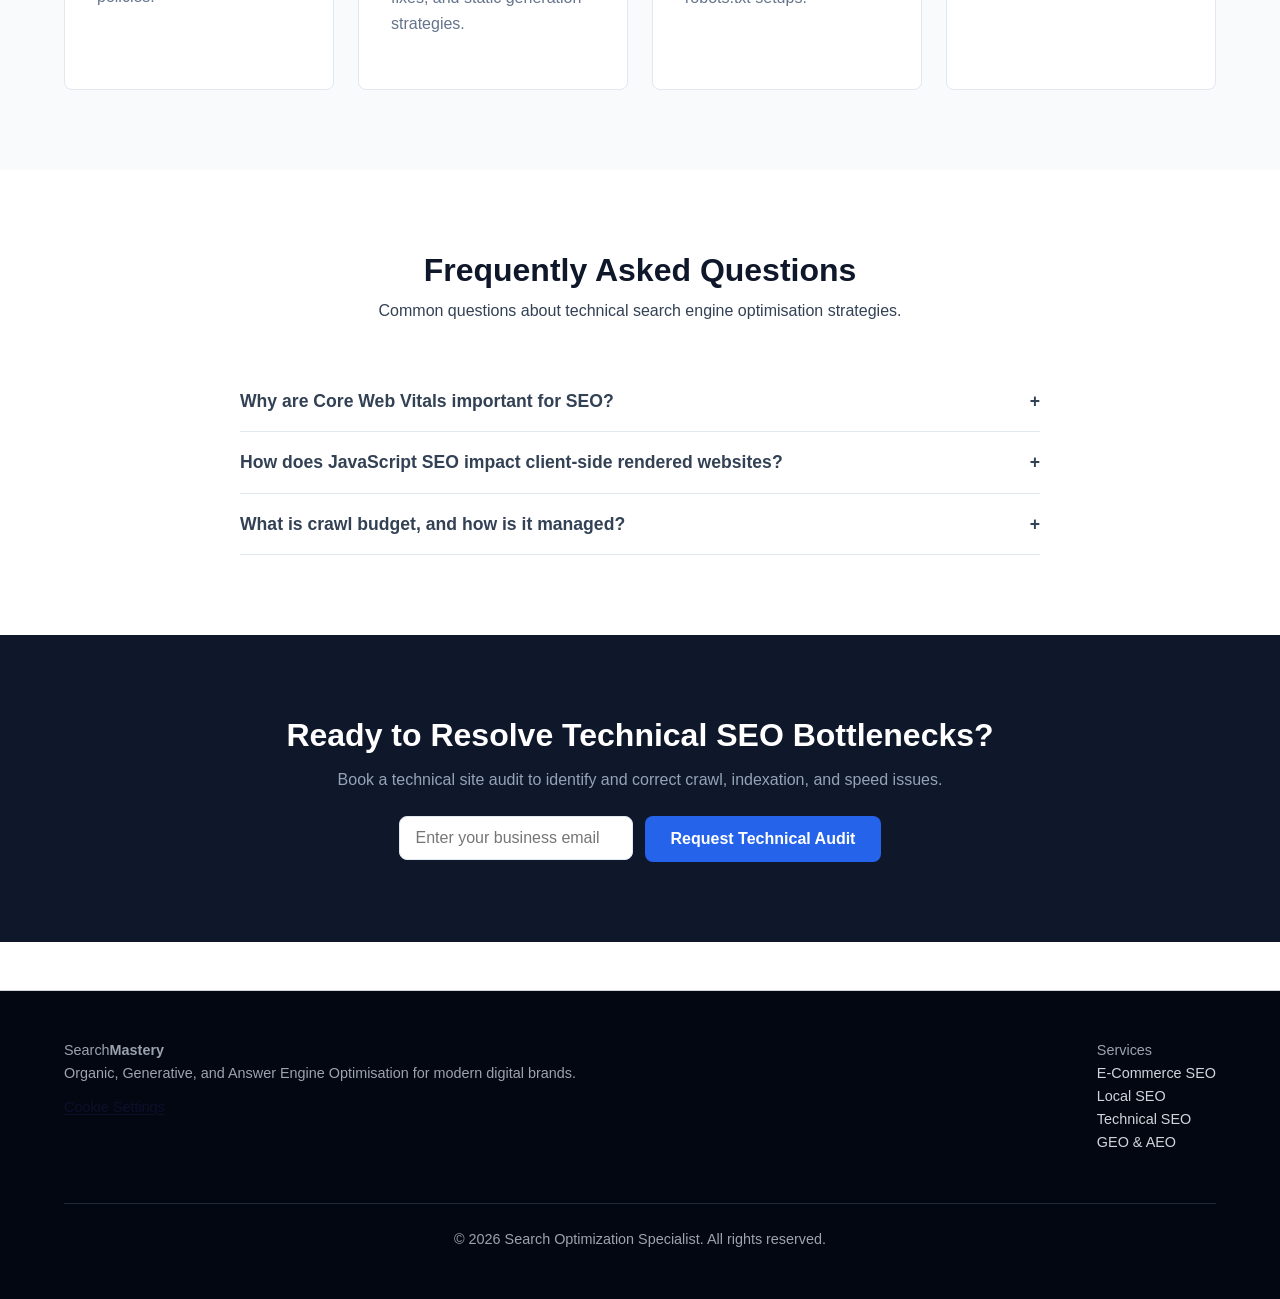
<file: technical-seo.html>
<!DOCTYPE html>
<html lang="en-GB">
<head>
  <meta charset="UTF-8">
  <meta name="viewport" content="width=device-width, initial-scale=1.0">
  <script>
    window.dataLayer = window.dataLayer || [];
    function gtag(){dataLayer.push(arguments);}

    gtag('consent', 'default', {
      analytics_storage: 'denied',
      ad_storage: 'denied',
      ad_user_data: 'denied',
      ad_personalization: 'denied',
      functionality_storage: 'denied',
      personalization_storage: 'denied',
      security_storage: 'granted',
      wait_for_update: 1000
    });
  </script>
  <link rel="stylesheet" href="CSS-1-improved.css">
  <script defer src="Javascript-Logic-improved-v2.js"></script>
  <title>Technical SEO Services | Site Architecture, Speed &amp; Core Web Vitals</title>
  <meta name="description" content="Specialised Technical SEO services. Optimise JavaScript rendering, site architecture, Core Web Vitals, crawl budget, and schema markup for search engines and AI bots.">
  <meta name="robots" content="index, follow">
  <link rel="canonical" href="https://ramkdulal.com.np/technical-seo">

  <!-- Open Graph / Social Media -->
  <meta property="og:type" content="article">
  <meta property="og:title" content="Technical SEO Services | Crawlability, Performance &amp; Indexation">
  <meta property="og:description" content="Build a seamless, high-performing technical web architecture that maximizes crawl efficiency, site speed, and structured data execution.">
  <meta property="og:url" content="https://ramkdulal.com.np/technical-seo">
  <meta property="og:image" content="https://ramkdulal.com.np/assets/technical-seo-og.jpg">

  <!-- Resource Links -->
  <link rel="stylesheet" href="style.css">

  <!-- Structured Data: JSON-LD for Search, GEO, and AEO Engine Optimisation -->
  <script type="application/ld+json">
  {
    "@context": "https://schema.org",
    "@graph": [
      {
        "@type": "Service",
        "@id": "https://ramkdulal.com.np/technical-seo#service",
        "name": "Technical SEO Consultancy & Services",
        "serviceType": "Technical Search Engine Optimisation",
        "provider": {
          "@type": "Person",
          "name": "Ram K Dulal",
          "url": "https://ramkdulal.com.np/"
        },
        "description": "Comprehensive Technical SEO audits and execution covering Core Web Vitals, JavaScript rendering optimisation, crawl budget management, structured data, and server response metrics.",
        "areaServed": "Worldwide",
        "hasOfferCatalog": {
          "@type": "OfferCatalog",
          "name": "Technical SEO Optimisation Modules",
          "itemListElement": [
            {
              "@type": "Offer",
              "itemOffered": {
                "@type": "Service",
                "name": "Core Web Vitals & Page Speed Optimisation"
              }
            },
            {
              "@type": "Offer",
              "itemOffered": {
                "@type": "Service",
                "name": "JavaScript SEO & Rendering Architecture"
              }
            },
            {
              "@type": "Offer",
              "itemOffered": {
                "@type": "Service",
                "name": "Crawl Budget Management & Indexation Audits"
              }
            }
          ]
        }
      },
      {
        "@type": "BreadcrumbList",
        "@id": "https://ramkdulal.com.np/technical-seo#breadcrumb",
        "itemListElement": [
          {
            "@type": "ListItem",
            "position": 1,
            "name": "Home",
            "item": "https://ramkdulal.com.np/"
          },
          {
            "@type": "ListItem",
            "position": 2,
            "name": "Technical SEO",
            "item": "https://ramkdulal.com.np/technical-seo"
          }
        ]
      },
      {
        "@type": "FAQPage",
        "@id": "https://ramkdulal.com.np/technical-seo#faq",
        "mainEntity": [
          {
            "@type": "Question",
            "name": "Why are Core Web Vitals important for SEO?",
            "acceptedAnswer": {
              "@type": "Answer",
              "text": "Core Web Vitals assess real-world user experience across loading performance (LCP), interactivity (INP), and visual stability (CLS). Optimising these metrics improves search rankings, reduces bounce rates, and boosts conversion performance."
            }
          },
          {
            "@type": "Question",
            "name": "How does JavaScript SEO impact client-side rendered websites?",
            "acceptedAnswer": {
              "@type": "Answer",
              "text": "JavaScript SEO ensures that client-side rendered frameworks (React, Vue, Angular) are easily processed by search engine bots. By utilising server-side rendering (SSR), dynamic rendering, or static site generation (SSG), content is instantly indexed without delay."
            }
          },
          {
            "@type": "Question",
            "name": "What is crawl budget, and how is it managed?",
            "acceptedAnswer": {
              "@type": "Answer",
              "text": "Crawl budget is the total number of pages search engine bots crawl on a site within a specific timeframe. Managing it involves removing low-value or duplicate URLs, tuning robots.txt instructions, resolving redirect loops, and optimizing site architecture."
            }
          }
        ]
      }
    ]
  }
  </script>
  <script src="analytics.js" defer></script>
</head>
<body>

  <!-- Skip Link for Accessibility -->
  <a href="#main-content" class="skip-link">Skip to main content</a>

  <!-- Site Header -->
  <header class="site-header">
    <div class="container header-container">
      <a href="/" class="brand-logo" aria-label="Home page">
        <span class="logo-text">Search<strong>Mastery</strong></span>
      </a>
      
      <button class="nav-toggle" aria-expanded="false" aria-controls="primary-navigation" aria-label="Toggle navigation menu">
        <span class="hamburger"></span>
      </button>

      <nav id="primary-navigation" class="site-nav" aria-label="Main Navigation">
        <ul class="nav-list">
          <li><a href="/about.html" class="nav-link">About</a></li>
          <li><a href="/#services" class="nav-link">Services</a></li>
          <li><a href="#faq" class="nav-link">FAQ</a></li>
          <li><a href="#contact" class="nav-link btn btn-secondary">Get in Touch</a></li>
        </ul>
      </nav>
    </div>
  </header>

  <!-- Main Content -->
  <main id="main-content">

    <!-- Breadcrumb Trail -->
    <div class="container">
      <nav aria-label="Breadcrumb" class="breadcrumb-nav">
        <ol class="breadcrumb-list">
          <li><a href="/">Home</a></li>
          <li aria-current="page">Technical SEO</li>
        </ol>
      </nav>
    </div>

    <!-- Service Hero Section -->
    <section class="hero-section" aria-labelledby="service-hero-heading">
      <div class="container hero-container">
        <div class="hero-content">
          <span class="badge">Specialised Service</span>
          <h1 id="service-hero-heading">Technical SEO Services for Peak Web Performance</h1>
          <p class="hero-subheading">
            Engineering fast, crawlable, and perfectly indexable website architectures. I diagnose and resolve complex technical bottlenecks to ensure optimal visibility across search crawlers and AI search platforms.
          </p>
          <div class="hero-ctas">
            <a href="#contact" class="btn btn-primary">Book a Technical Audit</a>
            <a href="#framework" class="btn btn-outline">Explore Our Process</a>
          </div>
        </div>
      </div>
    </section>

    <!-- Overview Section -->
    <section class="about-section" aria-labelledby="overview-heading">
      <div class="container about-container">
        <div class="about-text">
          <h2 id="overview-heading">Optimise the Technical Foundation of Your Website</h2>
          <p>
            Without a solid technical base, even the best content strategies will underperform. Search engines and AI crawlers require clean HTML structure, efficient rendering pipelines, and minimal latency to parse and index web content accurately.
          </p>
          <p>
            My <strong>Technical SEO services</strong> eliminate the technical barriers preventing higher organic growth. From JavaScript optimisation and server-side response tuning to custom schema design and Core Web Vitals remediation, I build digital architectures built to scale.
          </p>
        </div>
      </div>
    </section>

    <!-- Core Process Section -->
    <section id="framework" class="services-section" aria-labelledby="process-heading">
      <div class="container">
        <div class="section-header">
          <h2 id="process-heading">The Four Pillars of Technical SEO</h2>
          <p>A systematic technical methodology to maximise performance and indexation efficiency.</p>
        </div>

        <div class="services-grid">
          
          <article class="service-card">
            <div class="card-body">
              <h3 class="card-title">1. Core Web Vitals &amp; Site Speed</h3>
              <p class="card-text">
                Optimise Largest Contentful Paint (LCP), Interaction to Next Paint (INP), and Cumulative Layout Shift (CLS). Fine-tune asset loading, reduce script execution bottlenecks, and configure modern caching policies.
              </p>
            </div>
          </article>

          <article class="service-card">
            <div class="card-body">
              <h3 class="card-title">2. JavaScript SEO &amp; Rendering Architecture</h3>
              <p class="card-text">
                Ensure web applications built on React, Vue, or Angular are rendered efficiently by search engines. Address client-side rendering gaps with server-side rendering, hydration fixes, and static generation strategies.
              </p>
            </div>
          </article>

          <article class="service-card">
            <div class="card-body">
              <h3 class="card-title">3. Crawl Efficiency &amp; Indexation Control</h3>
              <p class="card-text">
                Manage crawl budget allocation by resolving canonical conflicts, fixing broken internal links, configuring XML sitemaps, and directing search bots efficiently with custom robots.txt setups.
              </p>
            </div>
          </article>

          <article class="service-card">
            <div class="card-body">
              <h3 class="card-title">4. Schema Architecture &amp; Entity Validation</h3>
              <p class="card-text">
                Implement rich, error-free JSON-LD structured data. Connect entities, content semantics, and organization details to enhance rich snippet eligibility and conversational AI retrieval.
              </p>
            </div>
          </article>

        </div>
      </div>
    </section>

    <!-- Service Specific FAQ -->
    <section id="faq" class="faq-section" aria-labelledby="service-faq-heading">
      <div class="container">
        <div class="section-header">
          <h2 id="service-faq-heading">Frequently Asked Questions</h2>
          <p>Common questions about technical search engine optimisation strategies.</p>
        </div>

        <div class="faq-accordion">
          
          <details class="faq-item">
            <summary class="faq-question">
              <span>Why are Core Web Vitals important for SEO?</span>
              <span class="icon" aria-hidden="true">+</span>
            </summary>
            <div class="faq-answer">
              <p>
                Core Web Vitals assess real-world user experience across loading performance (LCP), interactivity (INP), and visual stability (CLS). Optimising these metrics improves search rankings, reduces bounce rates, and boosts conversion performance.
              </p>
            </div>
          </details>

          <details class="faq-item">
            <summary class="faq-question">
              <span>How does JavaScript SEO impact client-side rendered websites?</span>
              <span class="icon" aria-hidden="true">+</span>
            </summary>
            <div class="faq-answer">
              <p>
                JavaScript SEO ensures that client-side rendered frameworks (React, Vue, Angular) are easily processed by search engine bots. By utilising server-side rendering (SSR), dynamic rendering, or static site generation (SSG), content is instantly indexed without delay.
              </p>
            </div>
          </details>

          <details class="faq-item">
            <summary class="faq-question">
              <span>What is crawl budget, and how is it managed?</span>
              <span class="icon" aria-hidden="true">+</span>
            </summary>
            <div class="faq-answer">
              <p>
                Crawl budget is the total number of pages search engine bots crawl on a site within a specific timeframe. Managing it involves removing low-value or duplicate URLs, tuning robots.txt instructions, resolving redirect loops, and optimizing site architecture.
              </p>
            </div>
          </details>

        </div>
      </div>
    </section>

    <!-- Call to Action Section -->
    <section id="contact" class="cta-section" aria-labelledby="cta-heading">
      <div class="container cta-container">
        <h2 id="cta-heading">Ready to Resolve Technical SEO Bottlenecks?</h2>
        <p>Book a technical site audit to identify and correct crawl, indexation, and speed issues.</p>
        <form class="cta-form" action="/contact" method="POST">
          <div class="form-group">
            <label for="user-email" class="visually-hidden">Email Address</label>
            <input type="email" id="user-email" name="email" placeholder="Enter your business email" required>
          </div>
          <button type="submit" class="btn btn-primary">Request Technical Audit</button>
        </form>
      </div>
    </section>

  </main>

  <!-- Footer Section -->
  <footer class="site-footer">
    <div class="container footer-container">
      <div class="footer-brand">
        <span class="logo-text">Search<strong>Mastery</strong></span>
        <p>Organic, Generative, and Answer Engine Optimisation for modern digital brands.</p>
        <button type="button" id="consent-settings-link" class="consent-settings-link" aria-haspopup="dialog">
          Cookie Settings
        </button>
      </div>
      <div class="footer-links">
        <p class="footer-heading">Services</p>
        <ul>
          <li><a href="/ecommerce-seo">E-Commerce SEO</a></li>
          <li><a href="/local-seo">Local SEO</a></li>
          <li><a href="/technical-seo">Technical SEO</a></li>
          <li><a href="/geo-aeo-seo">GEO &amp; AEO</a></li>
        </ul>
      </div>
      <div class="footer-bottom">
        <p>&copy; 2026 Search Optimization Specialist. All rights reserved.</p>
      </div>
    </div>
  </footer>

  <script src="script.js" defer></script>
  <!-- Consent banner -->
  <section id="consent-banner" class="consent-banner" hidden role="dialog" aria-modal="false" aria-labelledby="consent-banner-title" aria-describedby="consent-banner-description"><div class="consent-banner__content"><button id="consent-banner-close" class="consent-close" type="button" aria-label="Close cookie consent banner without accepting optional cookies" title="Close"><span aria-hidden="true">&times;</span></button><h2 id="consent-banner-title">Privacy and cookie choices</h2><p id="consent-banner-description" class="consent-banner__text">We use essential technologies that are necessary for this website to work. With your permission, we also use analytics technologies to understand website usage and advertising technologies to measure and personalize advertising. Optional technologies are not activated unless you allow them. You can accept all, reject all, or manage your choices. You can change or withdraw your choices at any time through Cookie Settings. See our <a href="/privacy-policy">Privacy Policy</a> and <a href="/cookie-policy">Cookie Policy</a>.</p><div class="consent-banner__actions" aria-label="Consent choices"><button id="consent-reject-all" class="consent-btn" type="button">Reject All</button><button id="consent-manage" class="consent-btn" type="button">Manage Preferences</button><button id="consent-accept-all" class="consent-btn consent-btn" type="button">Accept All</button></div></div></section>
  <!-- Consent preference center -->
  <section id="consent-modal" class="consent-modal" hidden role="dialog" aria-modal="true" aria-labelledby="consent-modal-title" aria-describedby="consent-modal-description"><div id="consent-modal-content" class="consent-modal__content" tabindex="-1"><button id="consent-modal-close" class="consent-close" type="button" aria-label="Close cookie settings without saving changes" title="Close"><span aria-hidden="true">&times;</span></button><h2 id="consent-modal-title">Manage your privacy choices</h2><p id="consent-modal-description" class="consent-modal__text">Choose which optional technologies you allow. Essential technologies are always active because they are necessary for the website to provide the service you requested. Your choices are stored so we can remember them. You can return to this panel at any time to change or withdraw consent.</p><div class="consent-category"><div class="consent-category__header"><span class="consent-category__title">Essential</span><span class="consent-toggle--locked">Always on</span></div><p>Required for core website operation, security, and features you explicitly request. These technologies do not require optional analytics or advertising consent.</p></div><div class="consent-category"><div class="consent-category__header"><label class="consent-category__title" for="toggle-analytics">Analytics</label><span class="consent-toggle-wrap"><input type="checkbox" id="toggle-analytics" class="consent-toggle" value="analytics" aria-describedby="analytics-description"><span aria-hidden="true">Allow</span></span></div><p id="analytics-description">Helps us understand how visitors use the website so we can measure performance and improve it. This may use Google Analytics and related measurement technologies.</p></div><div class="consent-category"><div class="consent-category__header"><label class="consent-category__title" for="toggle-advertising">Advertising</label><span class="consent-toggle-wrap"><input type="checkbox" id="toggle-advertising" class="consent-toggle" value="advertising" aria-describedby="advertising-description"><span aria-hidden="true">Allow</span></span></div><p id="advertising-description">Allows advertising, conversion measurement, remarketing, and related technologies where applicable.</p></div><div class="consent-modal__actions"><button id="consent-save-preferences" class="consent-btn consent-btn" type="button">Save Preferences</button><button id="consent-modal-reject" class="consent-btn" type="button">Reject All</button></div></div></section>
</body>
</html>
</file>
<file: CSS-1-improved.css>
/* Consent UI — accessible custom consent manager */

:root {
  --consent-text: #1f2937;
  --consent-muted: #4b5563;
  --consent-border: #d1d5db;
  --consent-bg: #ffffff;
  --consent-overlay: rgba(0, 0, 0, 0.55);
  --consent-accent: #0f0f2c;
  --consent-accent-hover: #1c1c4d;
  --consent-focus: #1d4ed8;
}

/* Rely on standard [hidden] attribute for visibility control */
.consent-banner[hidden],
.consent-modal[hidden] {
  display: none !important;
}

.consent-banner {
  position: fixed;
  z-index: 9999;
  right: 0;
  bottom: 0;
  left: 0;
  background: var(--consent-bg);
  color: var(--consent-text);
  border-top: 1px solid var(--consent-border);
  box-shadow: 0 -4px 20px rgba(0, 0, 0, 0.12);
}

.consent-banner__content {
  position: relative;
  max-width: 1100px;
  margin: 0 auto;
  padding: 1.25rem 4rem 1.25rem 1.25rem;
}

.consent-banner__text,
.consent-modal__text,
.consent-category p {
  line-height: 1.55;
}

.consent-banner__text {
  margin: 0;
}

.consent-banner a,
.consent-modal a {
  color: var(--consent-accent);
  text-decoration: underline;
  text-underline-offset: 2px;
}

.consent-banner__actions,
.consent-modal__actions {
  display: flex;
  flex-wrap: wrap;
  gap: 0.75rem;
  margin-top: 1rem;
}

.consent-btn {
  min-height: 44px;
  padding: 0.65rem 1.1rem;
  border: 1px solid var(--consent-accent);
  border-radius: 5px;
  background: #fff;
  color: var(--consent-accent);
  cursor: pointer;
  font: inherit;
  font-weight: 600;
}

.consent-btn:hover {
  background: #f0f0f5;
}

/*
.consent-btn--primary {
  background: var(--consent-accent);
  color: #fff;
}

.consent-btn--primary:hover {
  background: var(--consent-accent-hover);
}

*/

.consent-btn:focus-visible,
.consent-close:focus-visible,
.consent-toggle:focus-visible,
.consent-banner a:focus-visible,
.consent-modal a:focus-visible {
  outline: 3px solid var(--consent-focus);
  outline-offset: 3px;
}

.consent-close {
  position: absolute;
  top: 0.8rem;
  right: 0.8rem;
  display: inline-flex;
  align-items: center;
  justify-content: center;
  width: 44px;
  height: 44px;
  padding: 0;
  border: 1px solid var(--consent-border);
  border-radius: 50%;
  background: #fff;
  color: var(--consent-text);
  cursor: pointer;
  font-size: 1.5rem;
  line-height: 1;
}

.consent-close:hover {
  background: #f3f4f6;
}

.consent-modal {
  position: fixed;
  inset: 0;
  z-index: 10000;
  display: flex;
  align-items: center;
  justify-content: center;
  padding: 1rem;
  background: var(--consent-overlay);
}

.consent-modal__content {
  position: relative;
  max-height: min(90vh, 720px);
  width: min(620px, 100%);
  overflow-y: auto;
  padding: 2rem;
  border-radius: 8px;
  background: var(--consent-bg);
  color: var(--consent-text);
  box-shadow: 0 12px 40px rgba(0, 0, 0, 0.2);
}

.consent-modal__content h2 {
  margin-top: 0;
  padding-right: 3rem;
}

.consent-modal__text {
  margin-top: 0;
  color: var(--consent-muted);
}

.consent-category {
  margin: 1.25rem 0;
  padding: 1rem 0;
  border-top: 1px solid var(--consent-border);
}

.consent-category__header {
  display: flex;
  align-items: center;
  justify-content: space-between;
  gap: 1rem;
}

.consent-category__title {
  font-weight: 700;
}

.consent-category p {
  margin-bottom: 0;
  color: var(--consent-muted);
}

.consent-toggle-wrap {
  display: inline-flex;
  align-items: center;
  gap: 0.5rem;
  flex-shrink: 0;
}

.consent-toggle {
  width: 22px;
  height: 22px;
  margin: 0;
  accent-color: var(--consent-accent);
  cursor: pointer;
}

.consent-toggle--locked {
  color: var(--consent-muted);
  font-size: 0.9rem;
  white-space: nowrap;
}

.consent-modal__actions {
  justify-content: flex-end;
}

.site-footer {
  margin-top: 3rem;
  padding: 1.25rem;
  border-top: 1px solid var(--consent-border);
}

.consent-settings-link {
  min-height: 44px;
  padding: 0;
  border: 0;
  background: transparent;
  color: var(--consent-accent);
  text-decoration: underline;
  text-underline-offset: 2px;
  cursor: pointer;
  font: inherit;
}

body.consent-modal-open {
  overflow: hidden;
}

@media (max-width: 600px) {
  .consent-banner__content {
    padding: 1rem 3.75rem 1rem 1rem;
  }

  .consent-banner__actions,
  .consent-modal__actions {
    flex-direction: column;
  }

  .consent-btn {
    width: 100%;
  }

  .consent-modal__content {
    padding: 1.25rem;
  }

  .consent-category__header {
    align-items: flex-start;
  }
}
</file>
<file: style.css>
/* ==========================================================================
   1. CSS Custom Properties & Reset
   ========================================================================== */
:root {
  --color-primary: #0f172a;
  --color-accent: #2563eb;
  --color-accent-hover: #1d4ed8;
  --color-text: #334155;
  --color-text-light: #64748b;
  --color-bg: #ffffff;
  --color-bg-alt: #f8fafc;
  --color-border: #e2e8f0;

  --font-family-base: -apple-system, BlinkMacSystemFont, "Segoe UI", Roboto, Helvetica, Arial, sans-serif;
  
  --max-width: 1200px;
  --transition-speed: 0.25s;
  --border-radius: 8px;
}

*, *::before, *::after {
  box-sizing: border-box;
  margin: 0;
  padding: 0;
}

html {
  scroll-behavior: smooth;
  font-size: 100%;
}

body {
  font-family: var(--font-family-base);
  color: var(--color-text);
  background-color: var(--color-bg);
  line-height: 1.6;
  -webkit-font-smoothing: antialiased;
}

/* Accessibility: Skip Link */
.skip-link {
  position: absolute;
  top: -40px;
  left: 0;
  background: var(--color-accent);
  color: #fff;
  padding: 8px 16px;
  z-index: 1000;
  text-decoration: none;
  transition: top var(--transition-speed);
}
.skip-link:focus {
  top: 0;
}

.visually-hidden {
  position: absolute;
  width: 1px;
  height: 1px;
  margin: -1px;
  padding: 0;
  overflow: hidden;
  clip: rect(0, 0, 0, 0);
  border: 0;
}

/* Global Container */
.container {
  width: 90%;
  max-width: var(--max-width);
  margin: 0 auto;
}

/* Typography Helpers */
h1, h2, h3 {
  color: var(--color-primary);
  line-height: 1.25;
}

a {
  color: var(--color-accent);
  text-decoration: none;
}
a:hover, a:focus {
  text-decoration: underline;
}

/* Button Styles */
.btn {
  display: inline-block;
  padding: 12px 24px;
  font-size: 1rem;
  font-weight: 600;
  border-radius: var(--border-radius);
  text-decoration: none;
  cursor: pointer;
  border: 2px solid transparent;
  transition: background-color var(--transition-speed), border-color var(--transition-speed);
}

.btn-primary {
  background-color: var(--color-accent);
  color: #ffffff;
}
.btn-primary:hover, .btn-primary:focus {
  background-color: var(--color-accent-hover);
  text-decoration: none;
}

.btn-secondary {
  background-color: var(--color-primary);
  color: #ffffff;
}
.btn-secondary:hover {
  background-color: #1e293b;
  text-decoration: none;
}

.btn-outline {
  border-color: var(--color-border);
  color: var(--color-primary);
  background-color: transparent;
}
.btn-outline:hover {
  border-color: var(--color-primary);
  text-decoration: none;
}

/* ==========================================================================
   2. Header & Navigation
   ========================================================================== */
.site-header {
  position: sticky;
  top: 0;
  background-color: rgba(255, 255, 255, 0.95);
  backdrop-filter: blur(8px);
  border-bottom: 1px solid var(--color-border);
  z-index: 100;
}

.header-container {
  display: flex;
  justify-content: space-between;
  align-items: center;
  height: 70px;
}

.brand-logo {
  font-size: 1.25rem;
  font-weight: 700;
  color: var(--color-primary);
}

.site-nav .nav-list {
  display: flex;
  list-style: none;
  gap: 24px;
  align-items: center;
}

.nav-link {
  color: var(--color-text);
  font-weight: 500;
}
.nav-link:hover {
  color: var(--color-accent);
}

.nav-toggle {
  display: none;
  background: none;
  border: none;
  cursor: pointer;
  padding: 8px;
}

/* ==========================================================================
   3. Hero Section
   ========================================================================== */
.hero-section {
  padding: 80px 0;
  background-color: var(--color-bg-alt);
}

.hero-container {
  max-width: 800px;
  text-align: center;
}

.badge {
  display: inline-block;
  padding: 4px 12px;
  background-color: #dbeafe;
  color: var(--color-accent);
  font-size: 0.875rem;
  font-weight: 600;
  border-radius: 20px;
  margin-bottom: 16px;
}

.hero-section h1 {
  font-size: 2.75rem;
  margin-bottom: 20px;
}

.hero-subheading {
  font-size: 1.2rem;
  color: var(--color-text-light);
  margin-bottom: 32px;
}

.hero-ctas {
  display: flex;
  gap: 16px;
  justify-content: center;
}

/* ==========================================================================
   4. Sections Layout & Component Styles
   ========================================================================== */
.about-section, .services-section, .faq-section, .cta-section {
  padding: 80px 0;
}

.about-section {
  background-color: var(--color-bg);
}

.about-container {
  max-width: 800px;
}

.about-text h2 {
  font-size: 2rem;
  margin-bottom: 16px;
}

.about-text p {
  margin-bottom: 16px;
  font-size: 1.1rem;
}

.services-section {
  background-color: var(--color-bg-alt);
}

.section-header {
  text-align: center;
  max-width: 600px;
  margin: 0 auto 48px auto;
}

.section-header h2 {
  font-size: 2rem;
  margin-bottom: 8px;
}

.services-grid {
  display: grid;
  grid-template-columns: repeat(auto-fit, minmax(260px, 1fr));
  gap: 24px;
}

.service-card {
  background-color: var(--color-bg);
  border: 1px solid var(--color-border);
  border-radius: var(--border-radius);
  padding: 32px;
  transition: transform var(--transition-speed), box-shadow var(--transition-speed);
}

.service-card:hover {
  transform: translateY(-4px);
  box-shadow: 0 10px 20px rgba(0, 0, 0, 0.05);
}

.card-title {
  font-size: 1.35rem;
  margin-bottom: 12px;
}

.card-title a {
  color: var(--color-primary);
}

.card-text {
  color: var(--color-text-light);
  margin-bottom: 20px;
}

.card-link {
  font-weight: 600;
}

/* FAQ Section */
.faq-accordion {
  max-width: 800px;
  margin: 0 auto;
}

.faq-item {
  border-bottom: 1px solid var(--color-border);
  padding: 16px 0;
}

.faq-question {
  font-weight: 600;
  font-size: 1.1rem;
  cursor: pointer;
  display: flex;
  justify-content: space-between;
  align-items: center;
  list-style: none;
}

.faq-question::-webkit-details-marker {
  display: none;
}

.faq-answer {
  padding-top: 12px;
  color: var(--color-text-light);
}

/* CTA Section */
.cta-section {
  background-color: var(--color-primary);
  color: #ffffff;
  text-align: center;
}

.cta-section h2 {
  color: #ffffff;
  font-size: 2rem;
  margin-bottom: 12px;
}

.cta-section p {
  color: #94a3b8;
  margin-bottom: 24px;
}

.cta-form {
  display: flex;
  gap: 12px;
  justify-content: center;
  max-width: 500px;
  margin: 0 auto;
}

.cta-form input[type="email"] {
  padding: 12px 16px;
  border-radius: var(--border-radius);
  border: 1px solid var(--color-border);
  flex-grow: 1;
  font-size: 1rem;
}

/* Footer */
.site-footer {
  background-color: #030712;
  color: #9ca3af;
  padding: 48px 0;
  font-size: 0.9rem;
}

.footer-container {
  display: flex;
  flex-wrap: wrap;
  justify-content: space-between;
  gap: 24px;
}

.footer-links ul {
  list-style: none;
}

.footer-links a {
  color: #d1d5db;
}

.footer-bottom {
  width: 100%;
  border-top: 1px solid #1f2937;
  padding-top: 24px;
  margin-top: 24px;
  text-align: center;
}

/* ==========================================================================
   5. Media Queries
   ========================================================================== */
@media (max-width: 768px) {
  .hero-section h1 {
    font-size: 2rem;
  }
  
  .nav-toggle {
    display: block;
  }

  .site-nav {
    display: none;
    position: absolute;
    top: 70px;
    left: 0;
    width: 100%;
    background-color: var(--color-bg);
    border-bottom: 1px solid var(--color-border);
    padding: 24px;
  }

  .site-nav.is-open {
    display: block;
  }

  .site-nav .nav-list {
    flex-direction: column;
    align-items: flex-start;
  }

  .cta-form {
    flex-direction: column;
  }
}
</file>
